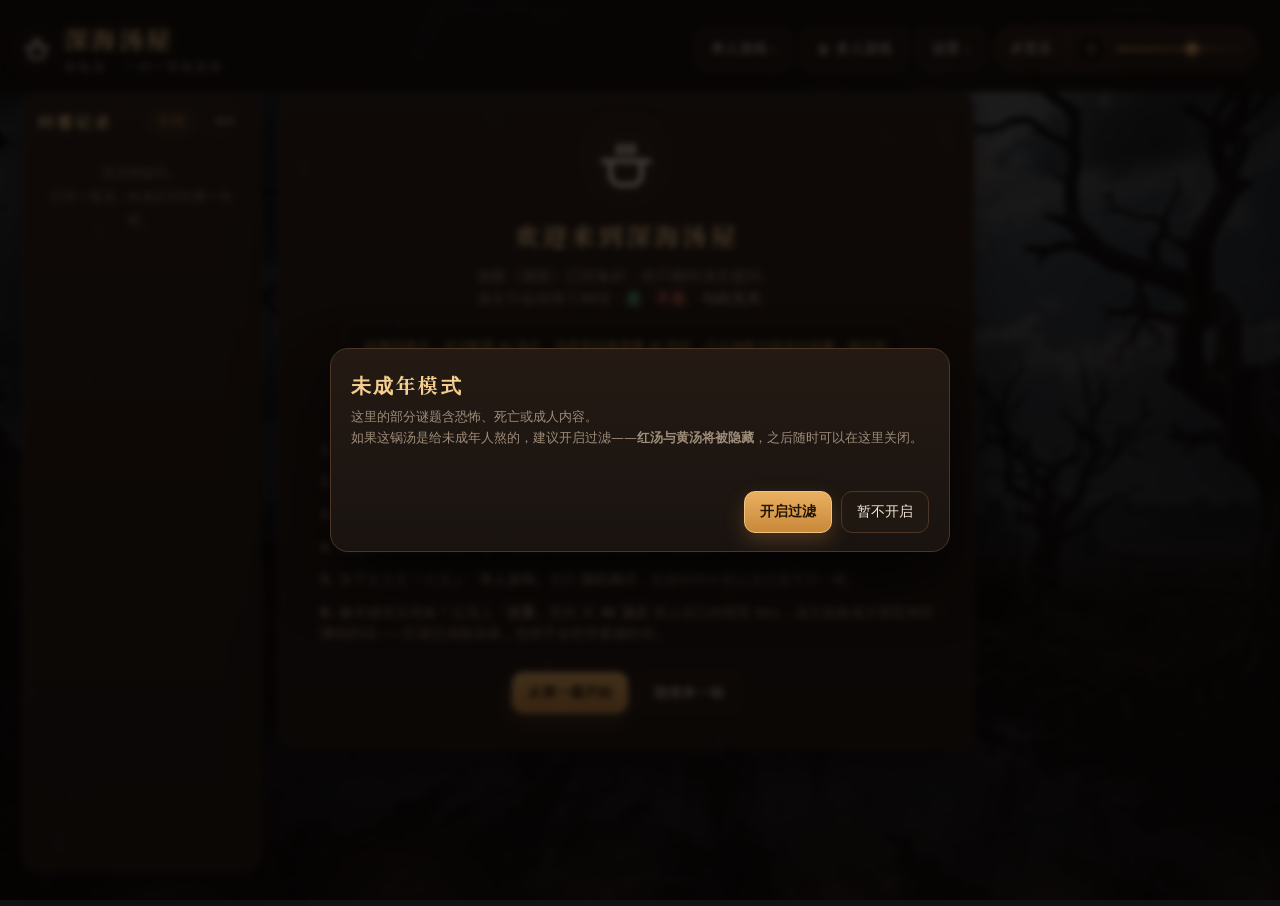
<file: index.html>
<!DOCTYPE html>
<html lang="zh-CN">
<head>
<meta charset="UTF-8" />
<meta name="viewport" content="width=device-width, initial-scale=1, viewport-fit=cover" />
<title>深海汤屋 · 海龟汤推理小馆</title>
<meta name="description" content="海龟汤（汤面猜汤底）推理小游戏：向汤主提问，只能得到「是 / 不是 / 与此无关」，一步步熬出真相。" />
<meta name="theme-color" content="#0d0a08" />
<meta name="application-name" content="深海汤屋" />
<meta property="og:type" content="website" />
<meta property="og:site_name" content="深海汤屋" />
<meta property="og:title" content="深海汤屋 · 海龟汤推理小馆" />
<meta property="og:description" content="汤面已经备好，你只能向汤主提问。汤主只会回答「是 / 不是 / 与此无关」，一步步熬出真相。" />
<meta property="og:url" content="https://xiao-xiao6.github.io/luludawang-vibe-coding4/" />
<meta property="og:image" content="https://xiao-xiao6.github.io/luludawang-vibe-coding4/assets/og-cover.jpg" />
<meta property="og:image:width" content="1200" />
<meta property="og:image:height" content="630" />
<meta property="og:image:alt" content="雨夜中的古堡，深海汤屋的招牌在雨幕里亮着" />
<meta property="og:locale" content="zh_CN" />
<meta name="twitter:card" content="summary_large_image" />
<meta name="twitter:title" content="深海汤屋 · 海龟汤推理小馆" />
<meta name="twitter:description" content="100 道海龟汤，一问一答熬出真相。" />
<meta name="twitter:image" content="https://xiao-xiao6.github.io/luludawang-vibe-coding4/assets/og-cover.jpg" />
<meta name="color-scheme" content="dark" />
<meta name="format-detection" content="telephone=no" />
<meta name="mobile-web-app-capable" content="yes" />
<meta name="apple-mobile-web-app-capable" content="yes" />
<meta name="apple-mobile-web-app-status-bar-style" content="black-translucent" />
<meta name="apple-mobile-web-app-title" content="深海汤屋" />
<link rel="icon" href="data:image/svg+xml,<svg xmlns='http://www.w3.org/2000/svg' viewBox='0 0 24 24'><rect width='24' height='24' rx='5' fill='%23140e09'/><g fill='none' stroke='%23d9a441' stroke-width='1.9' stroke-linecap='round' stroke-linejoin='round'><path d='M4.5 10.5h15'/><path d='M6 10.5v5.2a4 4 0 0 0 4 4h4a4 4 0 0 0 4-4v-5.2'/><path d='M4.5 10.5H3m18 0h-1.5'/><path d='M9.2 7.3c-.6-1 .6-1.7 0-2.7M12 7.3c-.6-1 .6-1.7 0-2.7M14.8 7.3c-.6-1 .6-1.7 0-2.7'/></g></svg>" />
<link rel="manifest" href="manifest.webmanifest" />
<link rel="apple-touch-icon" href="assets/icon-192.png" />
<link rel="preload" as="font" type="font/woff2" href="assets/fonts/NotoSerifSC-title.woff2" crossorigin />
<link rel="stylesheet" href="https://fontsapi.zeoseven.com/66/main/result.css" />
<link rel="stylesheet" href="style.css" />
</head>
<body data-scene="menu">

<noscript>
  <p class="noscript-note">深海汤屋需要开启 JavaScript 才能开锅。请在浏览器设置里允许 JavaScript，然后刷新页面。</p>
</noscript>

<!-- ===== 背景图堆栈（雨夜古堡） ===== -->
<div class="bg-stack" aria-hidden="true">
  <div class="bg-img" id="bg-a"></div>
  <div class="bg-img" id="bg-b"></div>
  <div class="bg-vignette"></div>
</div>

<!-- ===== 蒸汽层 ===== -->
<div class="steam-field" aria-hidden="true">
  <span></span><span></span><span></span><span></span><span></span><span></span>
</div>

<!-- ===== 特效层 ===== -->
<canvas id="fx-canvas" class="fx-canvas" aria-hidden="true"></canvas>
<div class="fx-scan" aria-hidden="true"></div>
<div id="fx-flash" class="fx-flash" aria-hidden="true"></div>
<div class="scene-fade" id="scene-fade" aria-hidden="true"></div>

<header class="topbar">
  <div class="brand">
    <span class="brand-ico" aria-hidden="true"><svg xmlns="http://www.w3.org/2000/svg" viewBox="0 0 24 24" fill="none" stroke="currentColor" stroke-width="1.9" stroke-linecap="round" stroke-linejoin="round" aria-hidden="true"><path d="M4.5 10.5h15"/><path d="M6 10.5v5.2a4 4 0 0 0 4 4h4a4 4 0 0 0 4-4v-5.2"/><path d="M4.5 10.5H3m18 0h-1.5"/><path d="M9.2 7.3c-.6-1 .6-1.7 0-2.7M12 7.3c-.6-1 .6-1.7 0-2.7M14.8 7.3c-.6-1 .6-1.7 0-2.7"/></svg></span>
    <div class="brand-txt">
      <h1>深海汤屋</h1>
      <p>海龟汤 · 一问一答熬真相</p>
    </div>
  </div>
  <!-- ===== 一级菜单（2026-09-29 分级收纳）：单人游戏 / 多人游戏 / 设置 =====
       旧顶栏 7 个玩法/设置混杂的平铺按钮收进三个分组：单人游戏下拉
       （随机一题/随机模式/汤库）、多人游戏直达、设置下拉（AI 汤主/音效/
       特效/未成年模式）。桌面与移动端同一套点击下拉；吸顶紧凑条照旧克隆。 -->
  <div class="top-actions">
    <div class="nav-group">
      <button type="button" class="btn ghost nav-head" aria-expanded="false" aria-haspopup="true">单人游戏<span class="caret" aria-hidden="true">▾</span></button>
      <div class="nav-drop" role="group" aria-label="单人游戏">
        <button type="button" class="btn ghost" id="btn-random">随机一题</button>
        <button type="button" class="btn ghost" id="btn-random-mode"><span class="ic" aria-hidden="true"><svg xmlns="http://www.w3.org/2000/svg" viewBox="0 0 24 24" fill="none" stroke="currentColor" stroke-width="1.9" stroke-linecap="round" stroke-linejoin="round" aria-hidden="true"><rect x="4" y="4" width="16" height="16" rx="3.5"/><circle cx="8.8" cy="8.8" r="1.15" fill="currentColor" stroke="none"/><circle cx="12" cy="12" r="1.15" fill="currentColor" stroke="none"/><circle cx="15.2" cy="15.2" r="1.15" fill="currentColor" stroke="none"/><circle cx="15.2" cy="8.8" r="1.15" fill="currentColor" stroke="none"/><circle cx="8.8" cy="15.2" r="1.15" fill="currentColor" stroke="none"/></svg></span> 随机模式</button>
        <button type="button" class="btn ghost" id="btn-library"><span class="ic" aria-hidden="true"><svg xmlns="http://www.w3.org/2000/svg" viewBox="0 0 24 24" fill="none" stroke="currentColor" stroke-width="1.9" stroke-linecap="round" stroke-linejoin="round" aria-hidden="true"><path d="M5 5.5h3.8v14H5z"/><path d="M9.8 5.5h3.7v14H9.8z"/><path d="M14.6 6.7l3.7.8-2.9 12.6-3.7-.8"/></svg></span> 汤库</button>
      </div>
    </div>
    <button type="button" class="btn ghost" id="btn-multi"><span class="ic" aria-hidden="true"><svg xmlns="http://www.w3.org/2000/svg" viewBox="0 0 24 24" fill="none" stroke="currentColor" stroke-width="1.9" stroke-linecap="round" stroke-linejoin="round" aria-hidden="true"><path d="M4.5 11.2 12 4.6l7.5 6.6"/><path d="M6.4 10v8.9a1 1 0 0 0 1 1h9.2a1 1 0 0 0 1-1V10"/><path d="M10.2 20v-4.7a1.8 1.8 0 0 1 3.6 0V20"/></svg></span> 多人游戏</button>
    <div class="nav-group nav-end">
      <button type="button" class="btn ghost nav-head" aria-expanded="false" aria-haspopup="true">设置<span class="caret" aria-hidden="true">▾</span></button>
      <div class="nav-drop" role="group" aria-label="设置">
        <button type="button" class="btn ghost" id="btn-ai" aria-pressed="false"><span class="ic" aria-hidden="true"><svg xmlns="http://www.w3.org/2000/svg" viewBox="0 0 24 24" fill="none" stroke="currentColor" stroke-width="1.9" stroke-linecap="round" stroke-linejoin="round" aria-hidden="true"><rect x="5" y="8" width="14" height="10.8" rx="2.8"/><path d="M12 8V5.2"/><circle cx="12" cy="3.9" r="1.2" fill="currentColor" stroke="none"/><circle cx="9.2" cy="13.3" r="1" fill="currentColor" stroke="none"/><circle cx="14.8" cy="13.3" r="1" fill="currentColor" stroke="none"/><path d="M10 16.4h4"/></svg></span> AI 汤主</button>
        <button type="button" class="btn ghost" id="btn-sound" aria-pressed="true"><span class="ic" aria-hidden="true"><svg xmlns="http://www.w3.org/2000/svg" viewBox="0 0 24 24" fill="none" stroke="currentColor" stroke-width="1.9" stroke-linecap="round" stroke-linejoin="round" aria-hidden="true"><path d="M4 9.2v5.6h3.5L12.5 19V5L7.5 9.2z"/><path d="M15.5 9.3a4.4 4.4 0 0 1 0 5.4M18 6.8a8 8 0 0 1 0 10.4"/></svg></span> 音效</button>
        <button type="button" class="btn ghost" id="btn-fx" aria-pressed="true"><span class="ic" aria-hidden="true"><svg xmlns="http://www.w3.org/2000/svg" viewBox="0 0 24 24" fill="none" stroke="currentColor" stroke-width="1.9" stroke-linecap="round" stroke-linejoin="round" aria-hidden="true"><path d="M12 3.4 13.7 9l5.6 1.7-5.6 1.7L12 18l-1.7-5.6L4.7 10.7 10.3 9z"/><path d="m18.7 3.5.7 2.1 2.1.7-2.1.7-.7 2.1-.7-2.1-2.1-.7 2.1-.7z"/></svg></span> 特效</button>
        <!-- 未成年模式从首页搬进设置组（ADR 0004 开关逻辑不变）：开免密、关走密码门 -->
        <div class="nav-minor">
          <button type="button" class="chip minor-toggle" id="btn-minor" aria-pressed="false">
            <span class="ic" aria-hidden="true"><svg xmlns="http://www.w3.org/2000/svg" viewBox="0 0 24 24" fill="none" stroke="currentColor" stroke-width="1.9" stroke-linecap="round" stroke-linejoin="round" aria-hidden="true"><path d="M12 3.8 4.8 6.4v5.2c0 4.3 3 7.4 7.2 8.6 4.2-1.2 7.2-4.3 7.2-8.6V6.4z"/><circle cx="12" cy="11" r="1.6"/><path d="M12 12.8v3.2"/></svg></span>
            <span id="minor-toggle-text">未成年模式</span>
          </button>
          <span class="minor-note" id="minor-note">开启后隐藏红汤与黄汤</span>
        </div>
      </div>
    </div>
    <!-- 音乐胶囊：music-dock 是胶囊本体的类名（边框 / 背景 / 圆角都挂在它身上），
         top-music 只是历史遗留的定位钩子。两个都要留着，否则胶囊边框不会出现。 -->
    <div class="top-music music-dock" id="music-dock" role="group" aria-label="音乐控制">
      <button type="button" class="btn ghost" id="btn-music" aria-pressed="true"><span class="ic" aria-hidden="true"><svg xmlns="http://www.w3.org/2000/svg" viewBox="0 0 24 24" fill="none" stroke="currentColor" stroke-width="1.9" stroke-linecap="round" stroke-linejoin="round" aria-hidden="true"><path d="M9.2 17V5.8l8.8-1.9V15"/><ellipse cx="6.9" cy="17.2" rx="2.3" ry="1.9"/><ellipse cx="15.7" cy="15.2" rx="2.3" ry="1.9"/></svg></span> 音乐</button>
      <button type="button" class="dock-btn" id="dock-play" aria-pressed="true" title="播放 / 暂停音乐"><svg xmlns="http://www.w3.org/2000/svg" viewBox="0 0 24 24" fill="none" stroke="currentColor" stroke-width="1.9" stroke-linecap="round" stroke-linejoin="round" aria-hidden="true"><path d="M9 5.2v13.6M15 5.2v13.6"/></svg></button>
      <div class="dock-mid">
        <span class="dock-label" id="dock-track">雨夜古堡</span>
        <input type="range" class="dock-vol" id="vol" min="0" max="100" value="60" aria-label="音量" />
      </div>
    </div>
  </div>
</header>

<main class="layout">

  <aside class="col-qa" aria-label="问答记录">
    <div class="panel qa-panel">
      <div class="panel-head">
        <h2 class="qa-history-title">问答记录</h2>
        <div class="qa-head-actions">
          <span class="badge" id="qa-count">0 问</span>
          <button type="button" class="btn ghost qa-clear" id="btn-qa-clear" title="清空本局问答记录">清空</button>
        </div>
      </div>
      <div class="qa-log" id="qa-log" role="log" aria-live="polite" aria-label="本局问答记录">
        <p class="empty">还没有提问。<br />打开一道汤，向汤主问出第一句吧。</p>
      </div>
    </div>
  </aside>

  <section class="col-stage" aria-label="汤桌">

    <div class="panel" id="screen-intro">
      <div class="intro">
        <div class="pot" aria-hidden="true"><svg xmlns="http://www.w3.org/2000/svg" viewBox="0 0 24 24" fill="none" stroke="currentColor" stroke-width="1.9" stroke-linecap="round" stroke-linejoin="round" aria-hidden="true"><path d="M4.5 10.5h15"/><path d="M6 10.5v5.2a4 4 0 0 0 4 4h4a4 4 0 0 0 4-4v-5.2"/><path d="M4.5 10.5H3m18 0h-1.5"/><path d="M9.2 7.3c-.6-1 .6-1.7 0-2.7M12 7.3c-.6-1 .6-1.7 0-2.7M14.8 7.3c-.6-1 .6-1.7 0-2.7"/></svg></div>
        <h2>欢迎来到深海汤屋</h2>
        <p class="intro-lead">汤面（谜面）已经备好，你只能向汤主提问。<br />汤主只会回答三种话：<b class="c-yes">是</b>、<b class="c-no">不是</b>、<b class="c-irr">与此无关</b>。</p>
        <!-- 纯离线模式联动：本机没配 AI 汤主时由 app.js 显示，配上即隐（AI.onChange 同步刷新） -->
        <p class="intro-offline hidden" id="intro-offline" role="note">纯离线模式：还没配置 AI 汤主。汤库里的题需要 AI 判定，已从抽取与筛选中隐藏；精品层由关键词汤主本地判定，照常可玩。点顶部「设置 → AI 汤主」可解锁全部题库与更懂人话的汤主。</p>
        <ul class="rules">
          <li><b>1.</b> 用提问一点点逼近真相，右侧备忘录可以随手记下推理。</li>
          <li><b>2.</b> 觉得想通了，就点「我要猜汤底」，用自己的话把推理讲清楚。</li>
          <li><b>3.</b> 提问越少，星级越高。汤底可以重熬，存档自动保存。</li>
          <li><b>4.</b> 精品汤单独挑选打磨，每一道都有完整汤面和汤底，可直接开问。</li>
          <li><b>5.</b> 拿不定主意？点顶上「<b>单人游戏</b>」里的 <b>随机模式</b>，按题材和火候让汤主随手舀一碗。</li>
          <li><b>6.</b> 嫌关键词太死板？点顶上「<b>设置</b>」里的 <b><span class="ic" aria-hidden="true"><svg xmlns="http://www.w3.org/2000/svg" viewBox="0 0 24 24" fill="none" stroke="currentColor" stroke-width="1.9" stroke-linecap="round" stroke-linejoin="round" aria-hidden="true"><rect x="5" y="8" width="14" height="10.8" rx="2.8"/><path d="M12 8V5.2"/><circle cx="12" cy="3.9" r="1.2" fill="currentColor" stroke="none"/><circle cx="9.2" cy="13.3" r="1" fill="currentColor" stroke="none"/><circle cx="14.8" cy="13.3" r="1" fill="currentColor" stroke="none"/><path d="M10 16.4h4"/></svg></span> AI 汤主</b> 填上自己的模型 Key，汤主就换成大模型来听懂你的话——它读过汤面汤底，也绝不会把答案漏给你。</li>
        </ul>
        <div class="intro-actions">
          <button type="button" class="btn primary" id="btn-start">从第一题开始</button>
          <button type="button" class="btn ghost" id="btn-start-random">随便来一锅</button>
          <button type="button" class="btn ghost hidden" id="btn-resume">继续上一锅</button>
        </div>
        <!-- 未成年模式开关已收进顶栏「设置」下拉（2026-09-29 分级收纳），首访一次性提示弹层不变 -->
      </div>
    </div>

    <div class="panel hidden" id="screen-game">
      <div class="surface-card">
        <div class="surface-head">
          <h2 id="p-title">—</h2>
          <div class="meta">
            <span class="orig-badge hidden" id="p-orig" hidden></span>
            <span class="tag" id="p-tag"></span>
            <span class="cats-inline" id="p-cats"></span>
            <span class="cats-inline" id="p-flavor"></span>
            <span class="diff" id="p-diff"></span>
          </div>
        </div>
        <p class="surface-text" id="p-surface"></p>
      </div>

      <p class="ai-bar" id="ai-bar">
        <span class="ai-dot" id="ai-dot" aria-hidden="true"></span>
        <span id="ai-bar-text">关键词汤主在值班</span>
        <button type="button" class="ai-link" id="btn-ai-bar">换成 AI 汤主</button>
      </p>

      <!-- 第⑥条：线索 / 提示 / 探索度随机制一并下线，只留提问计数 -->
      <div class="stats">
        <div class="stat"><span class="stat-k">提问</span><b id="s-q">0</b></div>
      </div>

      <div class="log" id="log" role="log" aria-live="polite" aria-label="与汤主的对话"></div>

      <div class="askbar">
        <input id="q-input" class="input" type="text" placeholder="向汤主提问，例如：他认识死者吗？" autocomplete="off" autocapitalize="off" spellcheck="false" enterkeyhint="send" />
        <button type="button" class="btn primary" id="btn-ask">提问</button>
        <button type="button" class="btn ghost" id="btn-guess">我要猜汤底</button>
        <!-- 第⑥条（重做）：旧「权」下线，同款位置换成红色「放弃」——单人直接确认上汤底 -->
        <button type="button" class="btn giveup-btn" id="btn-unlock" title="卡住了？放弃这一锅，直接看汤底"><span class="giveup-glyph">放弃</span></button>
      </div>
    </div>

    <div class="panel hidden" id="screen-random">
      <div class="rand">
        <div class="pot" aria-hidden="true"><svg xmlns="http://www.w3.org/2000/svg" viewBox="0 0 24 24" fill="none" stroke="currentColor" stroke-width="1.9" stroke-linecap="round" stroke-linejoin="round" aria-hidden="true"><rect x="4" y="4" width="16" height="16" rx="3.5"/><circle cx="8.8" cy="8.8" r="1.15" fill="currentColor" stroke="none"/><circle cx="12" cy="12" r="1.15" fill="currentColor" stroke="none"/><circle cx="15.2" cy="15.2" r="1.15" fill="currentColor" stroke="none"/><circle cx="15.2" cy="8.8" r="1.15" fill="currentColor" stroke="none"/><circle cx="8.8" cy="15.2" r="1.15" fill="currentColor" stroke="none"/></svg></div>
        <h2>随机抽题</h2>
        <p class="intro-lead">挑好题材和火候，让汤主随手给你舀一碗。</p>
        <div class="rand-row" role="group" aria-label="按难度抽取">
          <span class="rand-label">火候</span>
          <div class="chips" id="rand-diff"></div>
        </div>
        <div class="rand-row" role="group" aria-label="按题材抽取">
          <span class="rand-label">题材</span>
          <div class="chips" id="rand-cats"></div>
        </div>
        <div class="rand-row" role="group" aria-label="按风味抽取">
          <span class="rand-label">风味</span>
          <div class="chips flavor" id="rand-flavor"></div>
        </div>
        <p class="rand-pool" id="rand-pool">0 道可选</p>
        <div class="rand-actions">
          <button type="button" class="btn primary" id="btn-rand-go">抽一锅</button>
          <button type="button" class="btn ghost" id="btn-rand-back">回首页</button>
        </div>
      </div>
    </div>

    <div class="panel hidden" id="screen-library">
      <div class="panel-head">
        <h2>汤库 · 全网汤面大全</h2>
        <span class="badge" id="lib-count">0 / 0</span>
      </div>
      <input id="lib-search" class="input" type="search" placeholder="搜索标题或汤面，例如：电梯" autocomplete="off" aria-label="搜索汤库" />
      <!-- 纯离线模式联动：库题整层隐藏时显示（app.js renderLibrary 控制显隐） -->
      <p class="lib-offline-note hidden" id="lib-offline-note" role="note">纯离线模式：汤库题需要 AI 汤主判定，已整层隐藏，只显示精品层。</p>
      <p class="chips-label">题材</p>
      <div class="chips cats" id="lib-cat" role="group" aria-label="按题材筛选"></div>
      <p class="chips-label">火候</p>
      <div class="chips" id="lib-diff" role="group" aria-label="按难度筛选"></div>
      <p class="chips-label">来源</p>
      <div class="chips" id="lib-src" role="group" aria-label="按来源筛选"></div>
      <p class="chips-label">风味</p>
      <div class="chips flavor" id="lib-flavor" role="group" aria-label="按风味筛选"></div>
      <div class="rand-row">
        <button type="button" class="chip" id="lib-truth-only" aria-pressed="false">只看有汤底</button>
        <button type="button" class="chip" id="lib-en" aria-pressed="false">只看英文</button>
      </div>
      <div class="puzzle-list lib-list" id="lib-list" role="list"></div>
      <div class="rand-actions">
        <button type="button" class="btn primary" id="btn-lib-more">加载更多</button>
        <button type="button" class="btn ghost" id="btn-lib-back">回首页</button>
      </div>
    </div>

    <div class="panel hidden" id="screen-room">

      <div id="room-entry">
        <div class="room-head"><h2><span class="ic" aria-hidden="true"><svg xmlns="http://www.w3.org/2000/svg" viewBox="0 0 24 24" fill="none" stroke="currentColor" stroke-width="1.9" stroke-linecap="round" stroke-linejoin="round" aria-hidden="true"><path d="M4.5 11.2 12 4.6l7.5 6.6"/><path d="M6.4 10v8.9a1 1 0 0 0 1 1h9.2a1 1 0 0 0 1-1V10"/><path d="M10.2 20v-4.7a1.8 1.8 0 0 1 3.6 0V20"/></svg></span> 多人汤屋</h2></div>
        <p class="intro-lead">和好友用同一个房号进同一间汤屋：一起提问、一起推理、一起猜汤底。</p>
        <div class="room-entry-grid">
          <div class="room-card">
            <h3>建一间新汤屋</h3>
            <p>你是房主 <b>#1</b>，选汤、配 AI 汤主都由你来。</p>
            <button type="button" class="btn primary" id="btn-room-create">建房</button>
            <!-- 房规级未成年模式：全房生效，进房玩家会收到提示；服务端拦截红汤/黄汤选汤 -->
            <div class="room-minor-row">
              <button type="button" class="chip minor-toggle" id="room-minor-toggle" aria-pressed="false">未成年模式（全房）</button>
            </div>
          </div>
          <div class="room-card">
            <h3>加入好友的汤屋</h3>
            <p>让房主把 6 位房号发给你。</p>
            <input id="room-join-code" class="input" type="text" maxlength="6" placeholder="输入 6 位房号" autocomplete="off" autocapitalize="characters" />
            <button type="button" class="btn primary" id="btn-room-join">加入</button>
          </div>
        </div>
        <div class="rand-actions"><button type="button" class="btn ghost" id="btn-room-entry-back">回首页</button></div>
      </div>

      <div id="room-live" class="hidden">
        <div class="room-head">
          <h2><span class="ic" aria-hidden="true"><svg xmlns="http://www.w3.org/2000/svg" viewBox="0 0 24 24" fill="none" stroke="currentColor" stroke-width="1.9" stroke-linecap="round" stroke-linejoin="round" aria-hidden="true"><path d="M4.5 11.2 12 4.6l7.5 6.6"/><path d="M6.4 10v8.9a1 1 0 0 0 1 1h9.2a1 1 0 0 0 1-1V10"/><path d="M10.2 20v-4.7a1.8 1.8 0 0 1 3.6 0V20"/></svg></span> 多人汤屋</h2>
          <div class="room-code-wrap">
            <span class="room-code-label">房号</span>
            <b class="room-code" id="room-code">------</b>
            <button type="button" class="btn ghost" id="btn-room-copy">复制</button>
            <button type="button" class="btn ghost" id="btn-room-leave">离开房间</button>
          </div>
        </div>

        <p class="room-phase" id="room-phase">等待全员准备…</p>

        <!-- 全桌可见的「汤主正在思考」横幅（多①）：谁问的都能看到，杜绝无反馈 -->
        <div class="room-pending hidden" id="room-pending" role="status" aria-live="polite"></div>

        <!-- 汤主的话：只在多人房时挪到这里（单人局留在右栏线索板下面），
             腾出右下角给房间聊天框 -->
        <div class="room-tip-slot" id="room-tip-slot"></div>

        <div class="room-body">
          <div class="room-col">
            <div class="panel-head"><h2>玩家</h2><span class="badge" id="room-count">0/15</span></div>
            <div class="room-players" id="room-players"></div>
            <div class="rand-actions">
              <button type="button" class="btn primary" id="btn-room-ready">我准备好了</button>
            </div>
            <!-- 房主操作（2026-09-29）：从「本锅」列独立出来挪到玩家准备区下方，
                 本锅列里题目与实时对话直接相邻，推理动线不打断 -->
            <div class="rand-actions room-host-actions">
              <button type="button" class="btn ghost" id="btn-room-choose">选一锅（房主）</button>
              <button type="button" class="btn ghost" id="btn-room-rand">随机一锅（房主）</button>
              <button type="button" class="btn ghost" id="btn-room-next">下一锅（房主）</button>
              <button type="button" class="btn ghost" id="btn-room-ai">AI 汤主设置（房主）</button>
            </div>
          </div>

          <div class="room-col">
            <div class="panel-head">
              <h2>本锅</h2>
              <!-- 顺序提问 60s 倒计时（playing 且轮到人时才显示）：挂在「本锅」头部，全桌随时可见 -->
              <span class="badge room-timer hidden" id="room-turn-timer" role="timer" aria-live="off"><span class="ic" aria-hidden="true"><svg xmlns="http://www.w3.org/2000/svg" viewBox="0 0 24 24" fill="none" stroke="currentColor" stroke-width="1.9" stroke-linecap="round" stroke-linejoin="round" aria-hidden="true"><path d="M6.8 3.6h10.4M6.8 20.4h10.4"/><path d="M7.8 3.6v3c0 2.2 4.2 4 4.2 5.4s-4.2 3.2-4.2 5.4v3M16.2 3.6v3c0 2.2-4.2 4-4.2 5.4s4.2 3.2 4.2 5.4v3"/><path d="M9.6 17.6c.4-1.2 4.4-1.2 4.8 0" fill="currentColor" stroke="none"/></svg></span> 90s</span>
              <span class="badge" id="room-turn">—</span>
            </div>
            <div class="room-puzzle" id="room-puzzle">
              <p class="empty">房主还没选汤。</p>
            </div>
            <!-- 实时对话流（多⑤）：中区看当下。与左栏回顾、二级面板查全部同源。
                 房主操作区已独立挪到玩家准备区下方，题目与实时对话直接相邻。 -->
            <div class="panel-head" style="margin-top:12px">
              <h2>实时对话</h2>
              <span class="badge" id="room-feed-count">0 问</span>
            </div>
            <div class="room-feed" id="room-feed" role="log" aria-live="polite" aria-label="实时对话">
              <p class="empty">开局后，每个人的提问都会实时出现在这里。</p>
            </div>
          </div>
        </div>

        <div class="askbar">
          <input id="room-q-input" class="input" type="text" placeholder="没轮到你也可以先写好问题，轮到再发送" autocomplete="off" autocapitalize="off" spellcheck="false" enterkeyhint="send" />
          <button type="button" class="btn primary" id="btn-room-ask">提问</button>
          <button type="button" class="btn ghost" id="btn-room-guess" title="你猜的内容与汤主判定只有你自己看得见，不进问答记录与实时对话">我要猜汤底</button>
          <!-- 第⑥条（重做）：旧「权」密码按钮下线，换成红色「放弃」——发起全房投票看汤底 -->
          <button type="button" class="btn giveup-btn" id="btn-room-giveup" title="卡住了？发起全房投票，同意满「人数-1」就直接上汤底"><span class="giveup-glyph">放弃</span></button>
          <button type="button" class="btn ghost" id="btn-room-qa" title="随时翻阅本锅的全部问答"><span class="ic" aria-hidden="true"><svg xmlns="http://www.w3.org/2000/svg" viewBox="0 0 24 24" fill="none" stroke="currentColor" stroke-width="1.9" stroke-linecap="round" stroke-linejoin="round" aria-hidden="true"><rect x="5.4" y="4.6" width="13.2" height="16" rx="2.2"/><path d="M9.4 4.6v-1a1.6 1.6 0 0 1 1.6-1.6h2a1.6 1.6 0 0 1 1.6 1.6v1" transform="translate(0 1)"/><path d="M8.9 10h6.2M8.9 13h6.2M8.9 16h4"/></svg></span> 问答记录</button>
          <button type="button" class="btn ghost" id="btn-room-notebook" title="你猜过什么、汤主怎么判，只有你自己看得见"><span class="ic" aria-hidden="true"><svg xmlns="http://www.w3.org/2000/svg" viewBox="0 0 24 24" fill="none" stroke="currentColor" stroke-width="1.9" stroke-linecap="round" stroke-linejoin="round" aria-hidden="true"><rect x="6.2" y="3.6" width="13" height="16.8" rx="2"/><path d="M9.6 3.6v16.8"/><path d="M12.4 3.6h4.2v5l-2.1-1.3-2.1 1.3z"/></svg></span> 猜底手账</button>
        </div>
      </div>

  </section>

  <!-- 第⑥条：线索板与「汤主的话」已下线；第⑪条：单人时右栏换成备忘录。
       尺寸与位置沿用原右栏；进多人房时由 JS 把「房间聊天」挂进来并藏起备忘录。 -->
  <aside class="col-clue" id="col-clue" aria-label="备忘录与聊天">
    <div class="room-chat memo-box hidden" id="solo-memo">
      <div class="rc-head">
        <span class="rc-title" id="btn-solo-memo-toggle" aria-expanded="true"><span class="ic" aria-hidden="true"><svg xmlns="http://www.w3.org/2000/svg" viewBox="0 0 24 24" fill="none" stroke="currentColor" stroke-width="1.9" stroke-linecap="round" stroke-linejoin="round" aria-hidden="true"><rect x="6.2" y="3.6" width="13" height="16.8" rx="2"/><path d="M9.6 3.6v16.8"/><path d="M12.4 3.6h4.2v5l-2.1-1.3-2.1 1.3z"/></svg></span> 备忘录＆线索整理处</span>
        <span class="rc-hint">只存在你自己的浏览器里</span>
      </div>
      <textarea class="memo-area" id="solo-memo-text" spellcheck="false"
        placeholder="把自己的推理、灵感、待验证的方向都写在这里。&#10;自动保存在本地，刷新也不会丢。"></textarea>
    </div>
  </aside>

</main>

<!-- 未成年模式：首访一次性提示（游玩之前弹出）与关闭时的密码门共用这一层，内容由 JS 填充 -->
<div class="modal-wrap hidden" id="modal-minor">
  <div class="modal" role="dialog" aria-modal="true" aria-labelledby="minor-title">
    <h3 id="minor-title">未成年模式</h3>
    <p class="modal-sub" id="minor-modal-sub"></p>
    <input type="password" class="input hidden" id="minor-pw-input" placeholder="输入密码" autocomplete="off" />
    <p class="guess-feedback" id="minor-modal-feedback"></p>
    <div class="modal-actions" id="minor-modal-actions"></div>
  </div>
</div>

<div class="modal-wrap hidden" id="modal-guess">
  <div class="modal" role="dialog" aria-modal="true" aria-labelledby="guess-title">
    <h3 id="guess-title">说出你的推理</h3>
    <p class="modal-sub">不用复述原文，把关键的那几层讲清楚就行。汤主会判断你有没有真的熬到汤底。</p>
    <textarea id="guess-input" rows="5" placeholder="我认为，他之所以……是因为……" autocapitalize="off" spellcheck="false" enterkeyhint="done"></textarea>
    <p class="guess-feedback" id="guess-feedback"></p>
    <div class="modal-actions">
      <button type="button" class="btn ghost" id="btn-guess-cancel">再想想</button>
      <button type="button" class="btn primary" id="btn-guess-submit">提交推理</button>
    </div>
  </div>
</div>

<div class="modal-wrap hidden" id="modal-end">
  <div class="modal" role="dialog" aria-modal="true" aria-labelledby="end-title">
    <h3 id="end-title">汤底揭晓</h3>
    <div class="stars" id="end-stars" aria-label="评级">★★★</div>
    <p class="end-note" id="end-note"></p>
    <div class="truth-box" id="end-truth"></div>
    <div class="modal-actions">
      <button type="button" class="btn ghost" id="btn-replay">重熬这一锅</button>
      <button type="button" class="btn ghost" id="btn-next">下一题</button>
      <button type="button" class="btn primary" id="btn-back">回首页</button>
    </div>
  </div>
</div>

<div class="modal-wrap hidden" id="modal-ai">
  <div class="modal" role="dialog" aria-modal="true" aria-labelledby="ai-title">
    <h3 id="ai-title">AI 汤主 · 接入你自己的模型</h3>
    <p class="modal-sub">填好以后，每一题都会把<b>汤面 + 汤底</b>交给模型，让它真的听懂你的问题，而不是死板地撞关键词。配置只存在你自己的浏览器里，不会上传到任何地方。</p>

    <label class="ai-field">
      <span class="ai-k">服务商</span>
      <select id="ai-provider"></select>
    </label>
    <p class="ai-note" id="ai-provider-note"></p>

    <label class="ai-field">
      <span class="ai-k">接口地址</span>
      <input type="text" id="ai-baseurl" class="input" placeholder="https://api.deepseek.com/v1" autocomplete="off" />
    </label>

    <label class="ai-field">
      <span class="ai-k">模型</span>
      <input type="text" id="ai-model" class="input" placeholder="deepseek-chat" autocomplete="off" />
    </label>

    <label class="ai-field">
      <span class="ai-k">API Key</span>
      <input type="password" id="ai-key" class="input" placeholder="sk-..." autocomplete="off" />
    </label>

    <div class="ai-row">
      <button type="button" class="chip" id="ai-enabled" aria-pressed="false">启用 AI 汤主</button>
      <button type="button" class="chip" id="ai-reveal" aria-pressed="false">显示 Key</button>
    </div>

    <p class="ai-note" id="ai-status">未启用，正在用关键词汤主。</p>
    <p class="ai-note ai-warn" id="ai-warn"></p>

    <div class="modal-actions">
      <button type="button" class="btn ghost" id="btn-ai-test">测试连接</button>
      <button type="button" class="btn ghost" id="btn-ai-clear">清空配置</button>
      <button type="button" class="btn ghost" id="btn-ai-cancel">取消</button>
      <button type="button" class="btn primary" id="btn-ai-save">保存并启用</button>
    </div>
  </div>
</div>

<!-- 多人房聊天：进房后才显示。默认展开，位置由 CSS 钉在屏幕右下角，不进顶栏 -->
<div class="room-chat hidden" id="room-chat">
  <div class="rc-head">
    <button type="button" class="rc-title" id="btn-room-chat-toggle" aria-expanded="true">
      <span class="ic" aria-hidden="true"><svg xmlns="http://www.w3.org/2000/svg" viewBox="0 0 24 24" fill="none" stroke="currentColor" stroke-width="1.9" stroke-linecap="round" stroke-linejoin="round" aria-hidden="true"><path d="M4.5 11.6a6.8 6.8 0 0 1 6.9-6.7h1.2a6.8 6.8 0 0 1 6.9 6.7 6.5 6.5 0 0 1-4 6l2.3 3-4.2-1.6a9.6 9.6 0 0 1-4.7.4A6.7 6.7 0 0 1 4.5 12.7z"/><circle cx="9" cy="11.5" r=".95" fill="currentColor" stroke="none"/><circle cx="12.6" cy="11.5" r=".95" fill="currentColor" stroke="none"/><circle cx="16.2" cy="11.5" r=".95" fill="currentColor" stroke="none"/></svg></span> <span class="rc-label">房间聊天</span><span class="rc-badge hidden" id="room-chat-badge"></span>
    </button>
    <span class="rc-hint">汤主不看这里</span>
  </div>
  <div class="rc-log" id="room-chat-log" role="log" aria-live="polite" aria-label="房间聊天">
    <p class="empty">房间闲聊区：聊什么都可以，汤主不看这里。</p>
  </div>
  <div class="rc-send">
    <input id="room-chat-input" class="input" type="text" maxlength="120" placeholder="说点什么…" autocomplete="off" autocapitalize="off" spellcheck="false" enterkeyhint="send" />
    <button type="button" class="btn primary" id="btn-room-chat-send">发送</button>
  </div>
</div>

<div class="toast" id="toast" role="status" aria-live="polite"></div>

<script src="assets/vendor/gsap.min.js" defer></script>
<script src="js/config.js" defer></script>
<script src="js/data.js" defer></script>
<!-- 【2026-09-23 策略变更】单人模式改走「本地真汤底」：前端直接加载含 truth 的汤库档，
     让 AI 汤主吃真底判定（旧版是瘦身档，单人玩必然空底瞎编）。
     汤底明文公开、可随意下载——防作弊交给玩家自觉；多人房判定仍在服务端 Worker。
     【2026-09-29 移动端首载瘦身】汤库 ~2MB 不再随首屏同步加载：
     首屏后空闲预载、随机/汤库入口未就绪先等（见 app.js ensureSoupLib）。 -->
<script src="js/engine.js" defer></script>
<script src="js/ai.js" defer></script>
<script src="js/audio.js" defer></script>
<script src="js/fx.js" defer></script>
<script src="js/transition.js" defer></script>
<script src="js/icons.js" defer></script>
<script src="js/net.js" defer></script>
<script src="js/room-ui.js" defer></script>
<script src="js/app.js" defer></script>
</body>
</html>
</file>
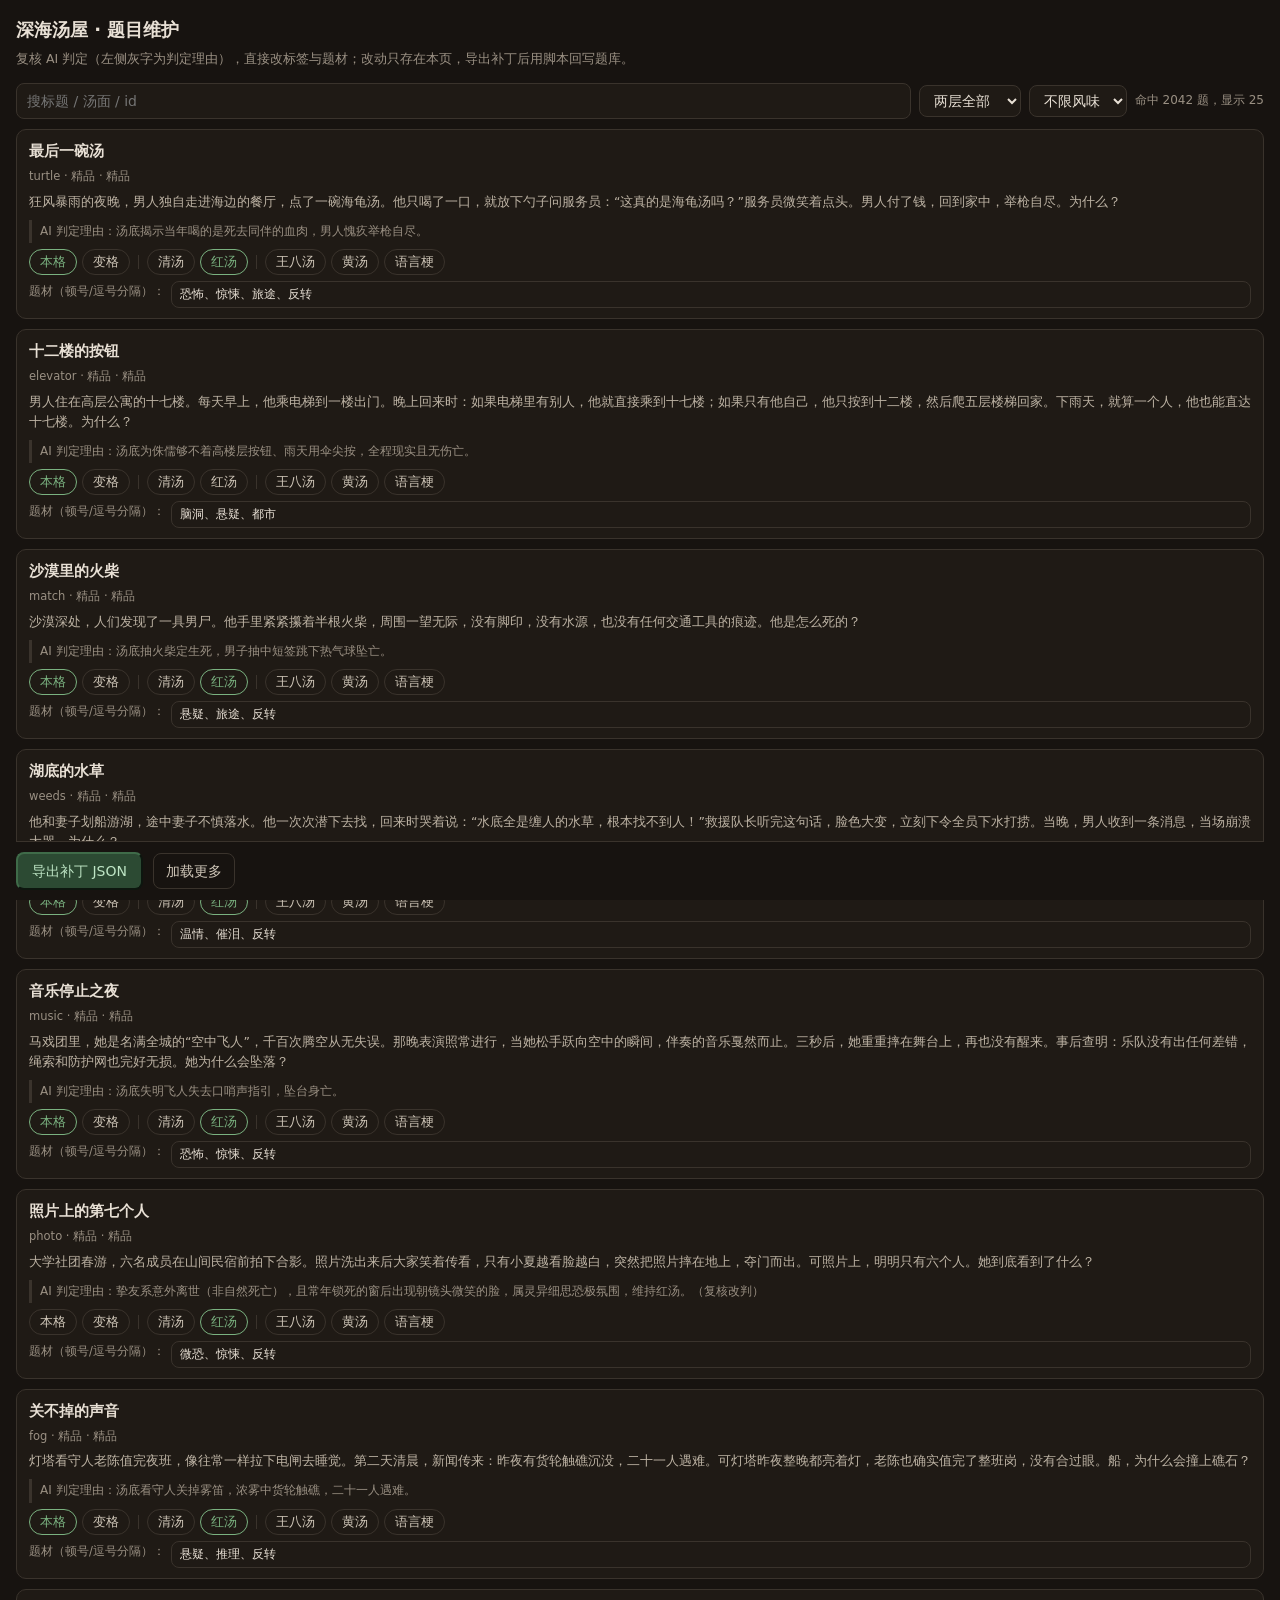
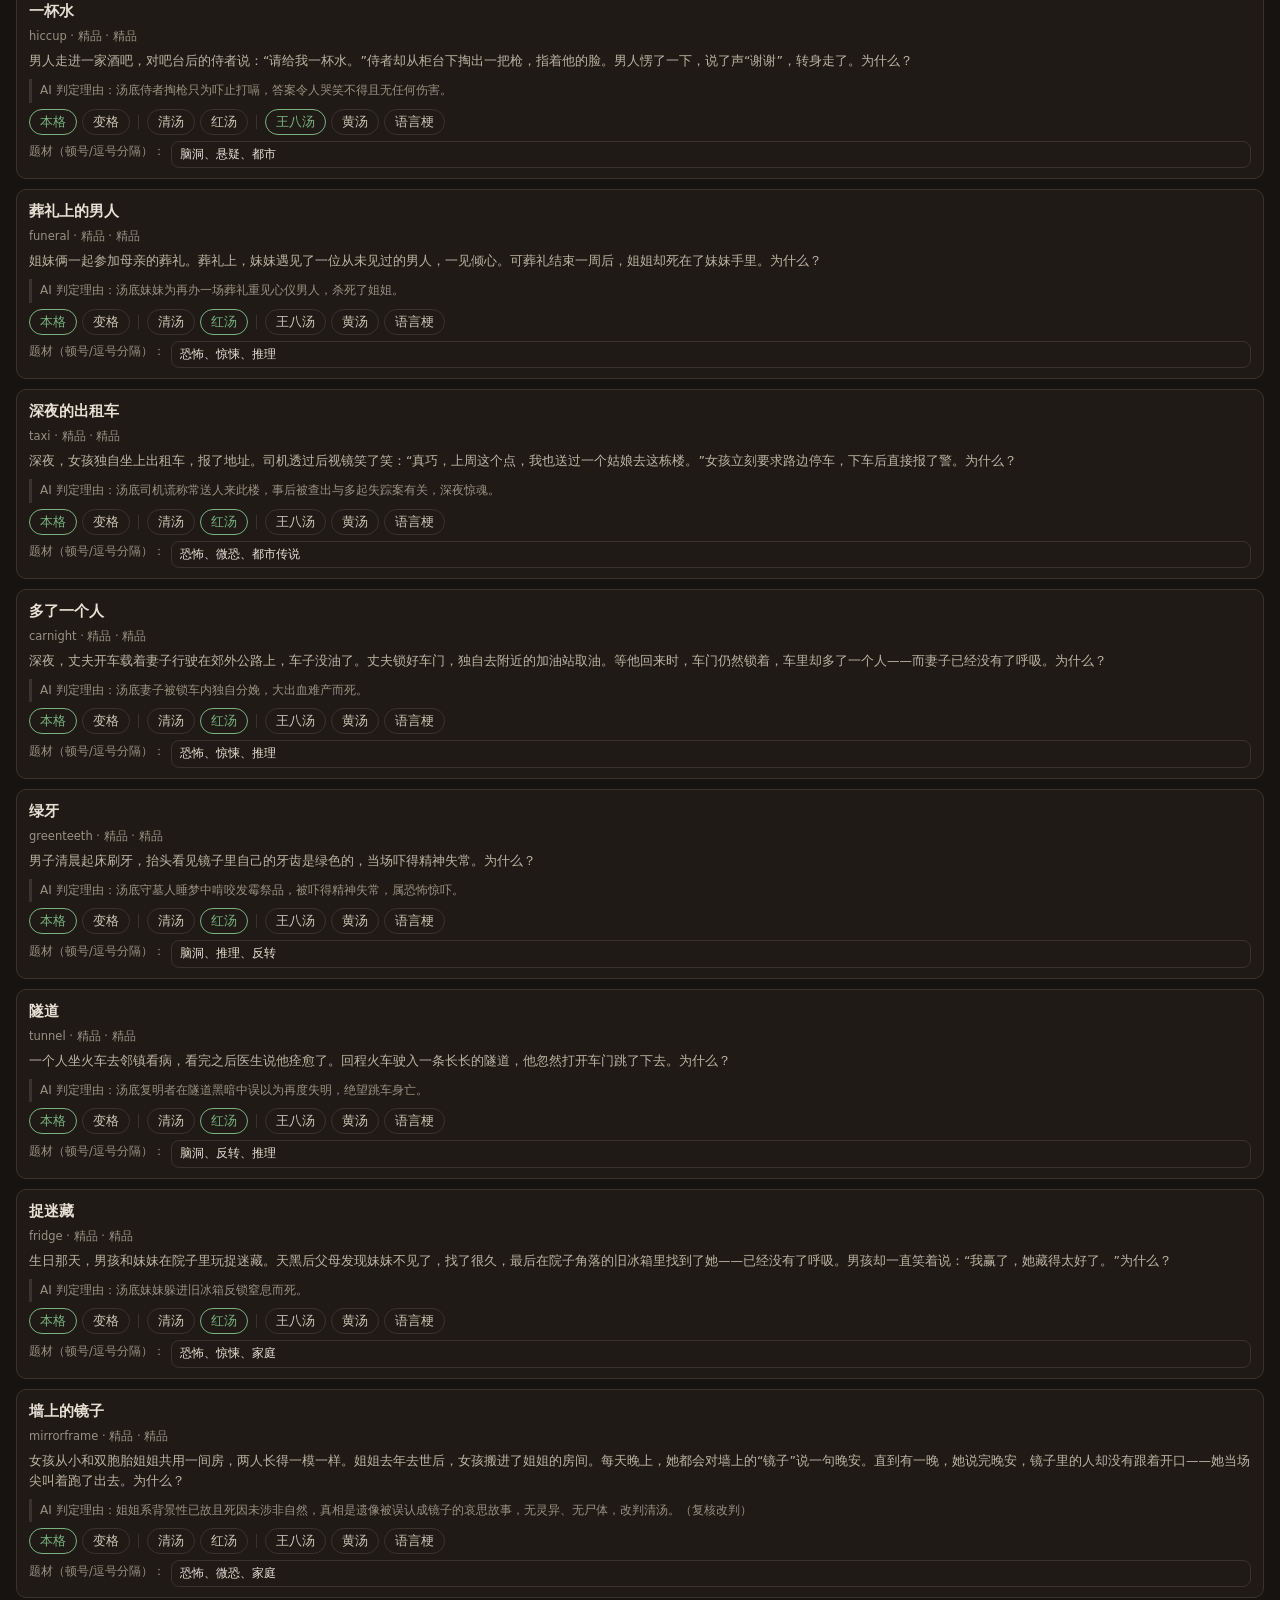
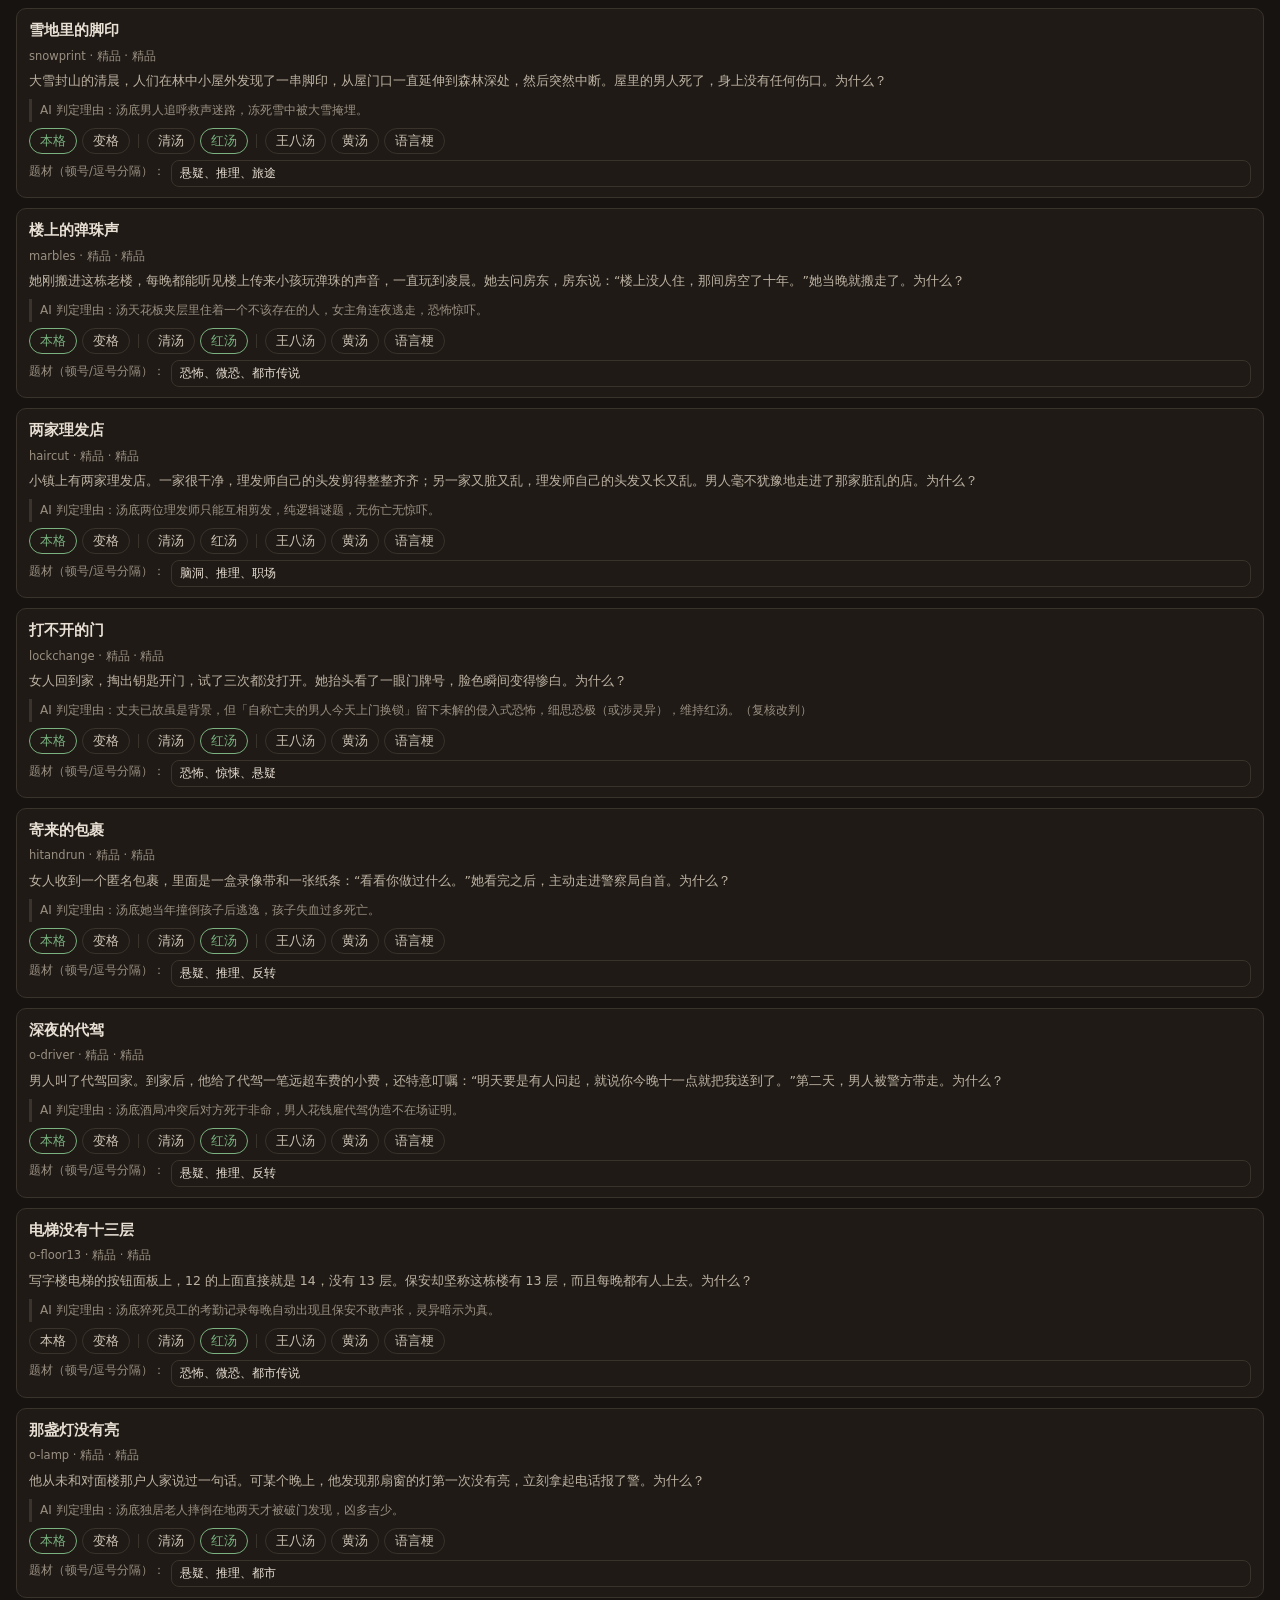
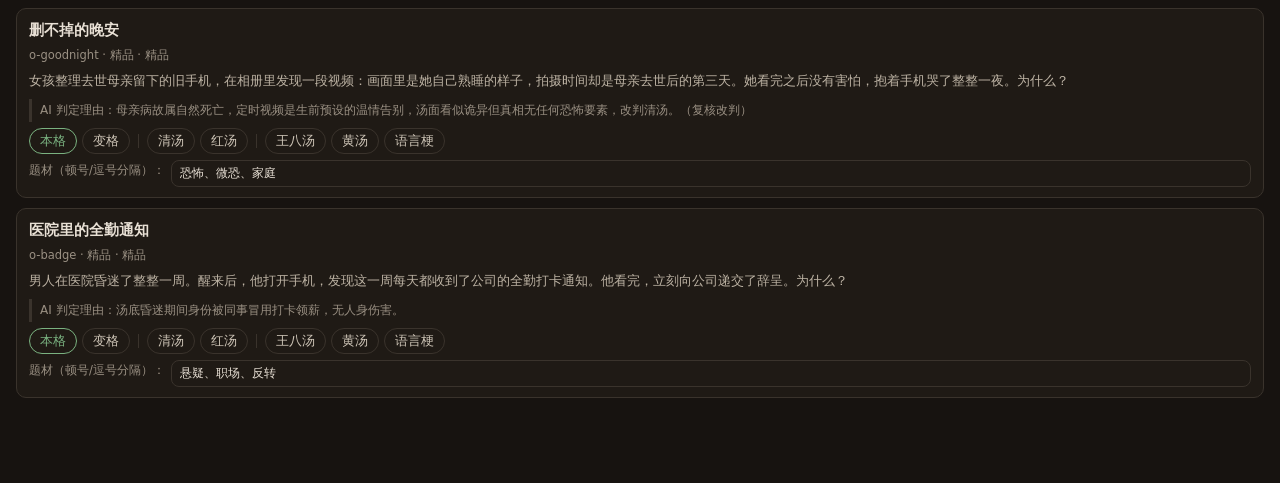
<file: tools/admin.html>
<!DOCTYPE html>
<!-- ============================================================
  深海汤屋 · 题目维护界面（本地工具页）
  ------------------------------------------------------------
  用途：复核 / 修改题库标签（七风味 + 语言梗 + 题材），配合
  tools/flavor_20260929/ 的 AI 判定表做人工复核，改动导出为
  补丁 JSON，再由 tools/apply_flavor_patch.js 套回母本并重跑构建。

  打开方式（必须走 HTTP，file:// 拉不到判定表）：
    python -m http.server 8080
    → http://localhost:8080/tools/admin.html

  流程：筛选 → 改标签 → 「导出补丁」下载 JSON
        → node tools/apply_flavor_patch.js <补丁文件>
        → node tools/build_worker_data.js
  本页纯本地运行，不上传任何数据。
============================================================ -->
<html lang="zh-CN">
<head>
<meta charset="utf-8" />
<meta name="viewport" content="width=device-width, initial-scale=1" />
<meta name="robots" content="noindex" />
<title>深海汤屋 · 题目维护</title>
<style>
  :root { --line:#3a332c; --dim:#9a9083; --bg:#171310; --card:#1f1a15; --on:#7ab280; }
  * { box-sizing: border-box; }
  body { margin:0; padding:16px; background:var(--bg); color:#e8e0d5; font:14px/1.6 system-ui,"Microsoft YaHei",sans-serif; }
  h1 { font-size:18px; margin:0 0 4px; }
  .sub { color:var(--dim); font-size:12.5px; margin:0 0 14px; }
  .bar { display:flex; gap:8px; flex-wrap:wrap; margin-bottom:10px; align-items:center; }
  input[type=search], input[type=text], select {
    background:var(--card); color:#e8e0d5; border:1px solid var(--line); border-radius:8px; padding:6px 10px; font:inherit;
  }
  .chips { display:flex; flex-wrap:wrap; gap:6px; margin:8px 0; }
  .chip { border:1px solid var(--line); border-radius:99px; padding:2px 10px; background:none; color:#cfc6b8; cursor:pointer; font:inherit; font-size:12.5px; }
  .chip.on { border-color:var(--on); color:var(--on); }
  .stat { color:var(--dim); font-size:12px; }
  .card { background:var(--card); border:1px solid var(--line); border-radius:10px; padding:10px 12px; margin-bottom:10px; }
  .card h3 { margin:0 0 4px; font-size:14.5px; }
  .card .meta { color:var(--dim); font-size:11.5px; margin-bottom:6px; }
  .card .surface { color:#bdb3a4; font-size:12.5px; margin:0 0 8px; max-height:88px; overflow:auto; }
  .reason { border-left:3px solid var(--line); padding:2px 8px; color:var(--dim); font-size:12px; margin:6px 0; }
  .flavor-row { display:flex; flex-wrap:wrap; gap:5px; align-items:center; }
  .sep { width:1px; height:14px; background:var(--line); margin:0 3px; }
  .cats-edit { margin-top:6px; display:flex; gap:6px; flex-wrap:wrap; align-items:center; }
  .cats-edit input { font-size:12px; padding:3px 8px; }
  .foot { position:sticky; bottom:0; background:var(--bg); padding:10px 0; border-top:1px solid var(--line); display:flex; gap:10px; align-items:center; flex-wrap:wrap; }
  button.primary { background:#2c4a33; border-color:#3f6b49; color:#bfe6c6; border-radius:8px; padding:6px 14px; cursor:pointer; font:inherit; }
  button.ghost { background:none; border:1px solid var(--line); color:#cfc6b8; border-radius:8px; padding:6px 12px; cursor:pointer; font:inherit; }
  .changed { outline:1px solid #d69e2e; }
  .mark { color:#d69e2e; font-size:11px; }
</style>
</head>
<body>
<h1>深海汤屋 · 题目维护</h1>
<p class="sub">复核 AI 判定（左侧灰字为判定理由），直接改标签与题材；改动只存在本页，导出补丁后用脚本回写题库。</p>

<div class="bar">
  <input type="search" id="kw" placeholder="搜标题 / 汤面 / id" style="flex:1 1 220px" />
  <select id="layer">
    <option value="all">两层全部</option>
    <option value="core">精品 100</option>
    <option value="lib">汤库</option>
  </select>
  <select id="ffilter">
    <option value="">不限风味</option>
    <option value="本格">本格</option>
    <option value="变格">变格</option>
    <option value="清汤">清汤</option>
    <option value="红汤">红汤</option>
    <option value="王八汤">王八汤</option>
    <option value="黄汤">黄汤</option>
    <option value="语言梗">语言梗</option>
    <option value="__none">未打标</option>
  </select>
  <span class="stat" id="stat"></span>
</div>

<div id="list"></div>

<div class="foot">
  <button type="button" class="primary" id="btn-export">导出补丁 JSON</button>
  <button type="button" class="ghost" id="btn-more">加载更多</button>
  <span class="stat" id="dirty"></span>
</div>

<script src="../js/data.js"></script>
<script src="../js/data-more.js"></script>
<script src="../js/library.public.js"></script>
<script>
(function () {
  "use strict";
  var AXES = [["本格", "变格"], ["清汤", "红汤"]];
  var OPTIONAL = ["王八汤", "黄汤", "语言梗"];
  var PAGE = 25;
  var all = [];
  (window.PUZZLES || []).forEach(function (p) {
    all.push({ id: p.id, title: p.title, surface: p.surface, cats: p.cats || [], flavor: (p.flavor || []).slice(), layer: "core", src: "精品" });
  });
  (window.SOUP_LIBRARY || []).forEach(function (p) {
    all.push({ id: p.id, title: p.dispTitle || p.title, surface: p.surface, cats: p.cats || [], flavor: (p.flavor || []).slice(), layer: "lib", src: p.src || "" });
  });

  /* AI 判定理由（可同源拉到；拉不到就不显示，不影响编辑） */
  var reasons = {};
  fetch("../tools/flavor_20260929/flavor_verdicts.json").then(function (r) { return r.ok ? r.json() : null; }).then(function (j) {
    if (!j || !j.verdicts) return;
    Object.keys(j.verdicts).forEach(function (id) { reasons[id] = j.verdicts[id].reason || ""; });
    paint(true);
  }).catch(function () {});

  var edits = {};   /* id → { flavor, cats } 仅记录与初始不同的改动 */
  var shown = PAGE;

  function esc(s) {
    return String(s == null ? "" : s).replace(/[&<>"']/g, function (c) {
      return { "&": "&amp;", "<": "&lt;", ">": "&gt;", '"': "&quot;", "'": "&#39;" }[c];
    });
  }
  function $ (s) { return document.querySelector(s); }

  function filtered() {
    var kw = $("#kw").value.trim().toLowerCase();
    var layer = $("#layer").value;
    var ff = $("#ffilter").value;
    return all.filter(function (p) {
      if (layer !== "all" && p.layer !== layer) return false;
      if (ff === "__none") { if (p.flavor.length) return false; }
      else if (ff && p.flavor.indexOf(ff) === -1) return false;
      if (kw) {
        var hay = (p.id + "\n" + (p.title || "") + "\n" + (p.surface || "")).toLowerCase();
        if (hay.indexOf(kw) === -1) return false;
      }
      return true;
    });
  }

  function cardHtml(p) {
    var fl = p.flavor;
    var html = '<div class="card" data-id="' + esc(p.id) + '">' +
      "<h3>" + esc(p.title || p.id) + ' <span class="mark" data-mark></span></h3>' +
      '<div class="meta">' + esc(p.id) + " · " + (p.layer === "core" ? "精品" : "汤库") + " · " + esc(p.src) + "</div>" +
      '<p class="surface">' + esc(String(p.surface || "").slice(0, 260)) + (p.surface && p.surface.length > 260 ? "…" : "") + "</p>" +
      (reasons[p.id] ? '<div class="reason">AI 判定理由：' + esc(reasons[p.id]) + "</div>" : "") +
      '<div class="flavor-row">';
    AXES.forEach(function (axis, ai) {
      if (ai > 0) html += '<span class="sep"></span>';
      axis.forEach(function (v) {
        var on = (v === axis[0] ? findAxis(fl, AXES[0]) : findAxis(fl, AXES[1])) === v;
        html += '<button type="button" class="chip' + (on ? " on" : "") + '" data-axis="' + ai + '" data-val="' + esc(v) + '">' + esc(v) + "</button>";
      });
    });
    html += '<span class="sep"></span>';
    OPTIONAL.forEach(function (v) {
      html += '<button type="button" class="chip' + (fl.indexOf(v) !== -1 ? " on" : "") + '" data-axis="opt" data-val="' + esc(v) + '">' + esc(v) + "</button>";
    });
    html += "</div>";
    html += '<div class="cats-edit"><span class="meta">题材（顿号/逗号分隔）：</span>' +
      '<input type="text" data-cats value="' + esc(p.cats.join("、")) + '" style="flex:1 1 260px" /></div>';
    return html + "</div>";
  }

  function findAxis(fl, axis) {
    for (var i = 0; i < fl.length; i++) if (axis.indexOf(fl[i]) !== -1) return fl[i];
    return "";
  }

  var listEl = $("#list");

  function paint(reset) {
    if (reset) shown = PAGE;
    var arr = filtered();
    listEl.innerHTML = arr.slice(0, shown).map(cardHtml).join("");
    $("#stat").textContent = "命中 " + arr.length + " 题，显示 " + Math.min(shown, arr.length);
    wire();
  }

  function wire() {
    Array.prototype.forEach.call(listEl.querySelectorAll(".card"), function (card) {
      var id = card.getAttribute("data-id");
      var p = all.filter(function (x) { return x.id === id; })[0];
      if (!p) return;
      Array.prototype.forEach.call(card.querySelectorAll("[data-axis]"), function (btn) {
        btn.addEventListener("click", function () {
          var axis = Number(btn.getAttribute("data-axis"));
          var v = btn.getAttribute("data-val");
          if (btn.getAttribute("data-axis") === "opt") {
            var i = p.flavor.indexOf(v);
            if (i === -1) p.flavor.push(v); else p.flavor.splice(i, 1);
          } else {
            var cur = findAxis(p.flavor, AXES[axis]);
            if (cur === v) {
              /* 再点一次 = 取消该轴（会失去必选约束，导出前会校验） */
              p.flavor = p.flavor.filter(function (t) { return AXES[axis].indexOf(t) === -1; });
            } else {
              p.flavor = p.flavor.filter(function (t) { return AXES[axis].indexOf(t) === -1; });
              p.flavor.push(v);
            }
          }
          track(id, p);
          paint(true);
        });
      });
      var catsInput = card.querySelector("[data-cats]");
      catsInput.addEventListener("change", function () {
        p.cats = catsInput.value.split(/[、,，]/).map(function (s) { return s.trim(); }).filter(Boolean);
        track(id, p);
      });
    });
  }

  function track(id, p) {
    edits[id] = { flavor: p.flavor.slice(), cats: p.cats.slice() };
    $("#dirty").textContent = "已改动 " + Object.keys(edits).length + " 题";
  }

  $("#kw").addEventListener("input", function () { paint(true); });
  $("#layer").addEventListener("change", function () { paint(true); });
  $("#ffilter").addEventListener("change", function () { paint(true); });
  $("#btn-more").addEventListener("click", function () { shown += PAGE; paint(false); });

  $("#btn-export").addEventListener("click", function () {
    /* 必选约束校验：拦截丢轴的题 */
    var broken = Object.keys(edits).filter(function (id) {
      var f = edits[id].flavor;
      return !(f.indexOf("本格") !== -1 || f.indexOf("变格") !== -1) ||
             !(f.indexOf("清汤") !== -1 || f.indexOf("红汤") !== -1);
    });
    if (broken.length) {
      if (!confirm("有 " + broken.length + " 题丢了必选互斥项（" + broken.slice(0, 3).join(", ") + " …），仍要导出吗？\n（apply 脚本会拒绝这类补丁）")) return;
    }
    var patch = { generatedAt: new Date().toISOString(), patches: edits };
    var blob = new Blob([JSON.stringify(patch, null, 1)], { type: "application/json" });
    var a = document.createElement("a");
    a.href = URL.createObjectURL(blob);
    a.download = "flavor_patch_" + new Date().toISOString().slice(0, 10) + ".json";
    a.click();
    URL.revokeObjectURL(a.href);
  });

  paint(true);
})();
</script>
</body>
</html>
</file>
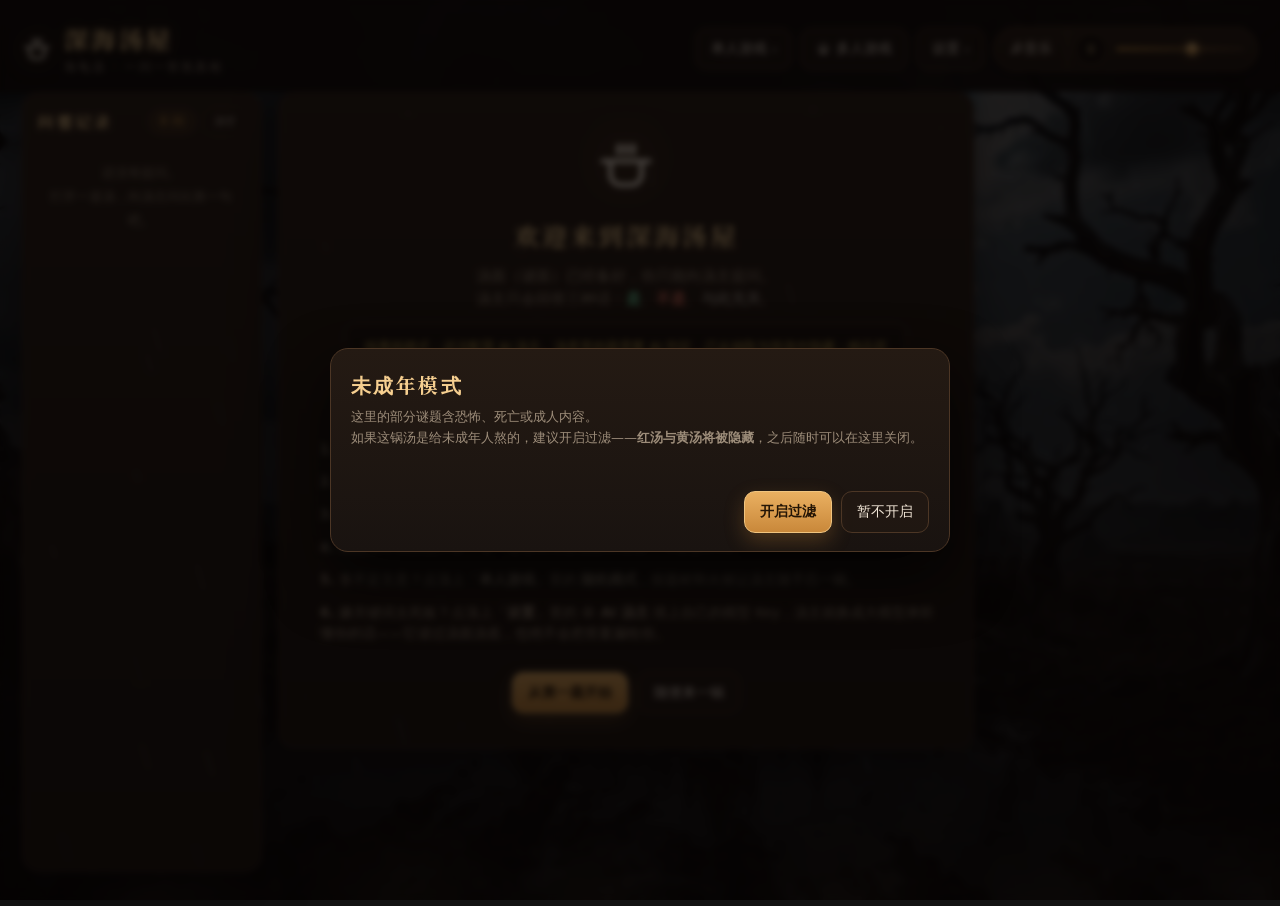
<file: tools/ui_setup.html>
<!DOCTYPE html>
<!-- 本地联调小工具：给浏览器种好「本地 Worker 地址 + 独立身份」再进主页面。
     仅供 tools/ 下开发测试用，不参与线上部署。 -->
<html lang="zh-CN">
<meta charset="utf-8" />
<title>UI setup</title>
<body>
<script>
  var who = (location.search.match(/who=(\w+)/) || [])[1] || "a";
  var ids = {
    a: { internalId: "ui_player_a_001", nickname: "甲甲" },
    b: { internalId: "ui_player_b_002", nickname: "乙乙" },
    c: { internalId: "ui_player_c_003", nickname: "丙丙" }
  };
  var pick = ids[who] || ids.a;
  localStorage.setItem("soupnet.v1", JSON.stringify({
    internalId: pick.internalId,
    nickname: pick.nickname,
    roomCode: "",
    solo: false,
    base: "http://127.0.0.1:8788"
  }));
  location.href = "/index.html";
</script>
</body>
</html>
</file>
<file: style.css>
/* ============================================================
 * 深海汤屋 · 皮肤
 * ============================================================ */

/* 标题衬线字体：自托管子集（只含标题用字，约 60KB），让「设计意图」真的落地 */
@font-face {
  font-family: "Noto Serif SC";
  font-style: normal;
  font-weight: 700;
  font-display: swap;
  src: url("assets/fonts/NotoSerifSC-title.woff2") format("woff2");
}

:root {
  --bg: #0d0a08;
  --bg-2: #150f0b;
  --panel: #1c1510;
  --panel-2: #241a13;
  --line: #37281d;
  --line-2: #4c3625;
  --broth: #e2a44f;
  --broth-2: #f6cf90;
  --broth-dim: #a97b38;
  --ink: #f0e5d6;
  --dim: #9d8d7a;
  --dim-2: #8a7d6d;
  --yes: #68cf9a;
  --no: #e0705e;
  --part: #e8c45c;
  --irr: #8b8177;
  /* 「权区」专属色：紫气东来，跟普通按钮一眼分开 */
  --auth: #b98ae0;
  --auth-2: #d9b6f5;
  --auth-dim: #7a5a9c;
  --radius: 16px;
  --shadow: 0 18px 44px rgba(0, 0, 0, .55);
  --serif: "Noto Serif SC", "Source Han Serif SC", "Songti SC", STSong, "SimSun", serif;
  --sans: "Noto Sans SC", "PingFang SC", "Microsoft YaHei", system-ui, -apple-system, sans-serif;

  /* 双端适配：安全区 / 触控热区 / 动态视口 */
  --sat: env(safe-area-inset-top, 0px);
  --sar: env(safe-area-inset-right, 0px);
  --sab: env(safe-area-inset-bottom, 0px);
  --sal: env(safe-area-inset-left, 0px);
  --tap: 44px;
  --vvh: 100vh;

  /* 多人房右栏（宽屏三列）：上「线索板」、下「房间聊天」，各自固定高度。
     高度只跟视口有关，不随房间人数 / 线索条数 / 聊天条数变化。 */
  --room-clue-h: clamp(220px, 43vh, 420px);
  --room-chat-h: clamp(210px, 34vh, 340px);
}

* { box-sizing: border-box; }

html, body { height: 100%; }

body {
  margin: 0;
  font-family: var(--sans);
  color: var(--ink);
  background:
    radial-gradient(1100px 620px at 12% -6%, rgba(226, 164, 79, .13), transparent 62%),
    radial-gradient(900px 520px at 92% 4%, rgba(181, 89, 44, .12), transparent 60%),
    linear-gradient(180deg, var(--bg) 0%, var(--bg-2) 55%, #0b0806 100%);
  background-attachment: fixed;
  min-height: 100%;
  line-height: 1.6;
  -webkit-text-size-adjust: 100%;
}

.hidden { display: none !important; }

/* ---------- 蒸汽背景 ---------- */
.steam-field {
  position: fixed;
  inset: 0;
  overflow: hidden;
  pointer-events: none;
  z-index: 0;
}
.steam-field span {
  position: absolute;
  bottom: -140px;
  width: 220px;
  height: 220px;
  border-radius: 50%;
  background: radial-gradient(circle at 50% 50%, rgba(246, 207, 144, .085), transparent 68%);
  filter: blur(14px);
  animation: rise linear infinite;
}
.steam-field span:nth-child(1) { left: 4%;  animation-duration: 26s; animation-delay: 0s; }
.steam-field span:nth-child(2) { left: 20%; animation-duration: 32s; animation-delay: -6s; width: 300px; }
.steam-field span:nth-child(3) { left: 38%; animation-duration: 24s; animation-delay: -12s; }
.steam-field span:nth-child(4) { left: 56%; animation-duration: 36s; animation-delay: -3s; width: 260px; }
.steam-field span:nth-child(5) { left: 74%; animation-duration: 29s; animation-delay: -16s; }
.steam-field span:nth-child(6) { left: 88%; animation-duration: 34s; animation-delay: -9s; width: 280px; }

@keyframes rise {
  0%   { transform: translate3d(0, 0, 0) scale(.8); opacity: 0; }
  12%  { opacity: .9; }
  100% { transform: translate3d(30px, -118vh, 0) scale(1.35); opacity: 0; }
}

/* ---------- 顶栏（P1-3；2026-09-29 重影修复：大顶栏回归普通文档流） ----------
   旧版 .topbar 是 sticky，且吸顶态 display:none 掉品牌行/音乐台、改 padding：
   移动端顶栏高 200px+，这个切换瞬间整页内容瞬移一次，滚动位置被拉回阈值附近
   又触发反向切换 → 两种布局在边界处反复交替（用户看到的抽搐/重影）。
   现在大顶栏随页面自然滚走、布局永不变化；吸顶导航由覆盖式紧凑条承担。 */
.topbar {
  position: relative;
  z-index: 40;
  background: rgba(13, 10, 8, .93);
  display: flex;
  flex-wrap: wrap;
  gap: 12px;
  align-items: center;
  justify-content: space-between;
  padding: calc(20px + var(--sat)) calc(22px + var(--sar)) 14px calc(22px + var(--sal));
  max-width: 1500px;
  margin: 0 auto;
}

/* 吸顶紧凑条：position:fixed 覆盖层，出现/消失零布局位移。
   内容由 app.js 生成：桌面=一行全量导航（与旧版吸顶条一致）；
   移动端=收拢成一横条（左上 APP 名 + 右上配置钮），点配置钮展开导航面板。
   按压态/文案经 MutationObserver 与原按钮保持同步。 */
.topbar-compact {
  position: fixed;
  top: 0;
  left: 0;
  right: 0;
  z-index: 45;
  display: flex;
  flex-wrap: wrap;
  gap: 8px;
  align-items: center;
  padding: calc(8px + var(--sat)) calc(14px + var(--sar)) 8px calc(14px + var(--sal));
  background: rgba(13, 10, 8, .93);
  -webkit-backdrop-filter: blur(6px);
  backdrop-filter: blur(6px);
  box-shadow: 0 2px 14px rgba(0, 0, 0, .35);
  transform: translateY(-110%);
  opacity: 0;
  pointer-events: none;
  transition: transform .24s ease, opacity .24s ease;
}
body.topbar-stuck .topbar-compact {
  transform: translateY(0);
  opacity: 1;
  pointer-events: auto;
}

/* 桌面（>860px）：品牌与配置钮隐藏，导航平铺一行 */
.tc-brand, .tc-toggle { display: none; }
.tc-brand { align-items: center; gap: 8px; margin-right: auto; }
.tc-brand .ic { font-size: 20px; color: var(--broth-2); filter: drop-shadow(0 0 10px rgba(226, 164, 79, .4)); }
.tc-brand-name {
  font-family: var(--serif);
  font-size: 16px;
  letter-spacing: .14em;
  color: var(--broth-2);
  text-shadow: 0 0 14px rgba(226, 164, 79, .25);
  white-space: nowrap;
}
.tc-toggle .ic { font-size: 18px; }
.tc-nav { display: flex; flex-wrap: wrap; gap: 8px; align-items: center; }

/* 移动端（≤860px）：默认收成一横条；导航面板默认收起（max-height 0），
   容器 gap 归零、展开靠 margin-top，收起态严格零高度 */
@media (max-width: 860px) {
  .topbar-compact { gap: 0; padding-bottom: 6px; }
  .tc-brand, .tc-toggle { display: flex; }
  .tc-toggle { padding: 7px 10px; }
  .tc-nav {
    flex-basis: 100%;
    max-height: 0;
    overflow: hidden;
    opacity: 0;
    margin-top: 0;
    transition: max-height .26s ease, opacity .2s ease, margin-top .26s ease;
  }
  .topbar-compact.tc-open .tc-nav {
    max-height: 460px;
    opacity: 1;
    margin-top: 8px;
    padding-bottom: 2px;
  }
}

/* 移动端吸顶面板内的分级收纳（2026-09-29）：.nav-drop 从绝对下拉伸直为
   手风琴——点分组标题在面板内展开/收起二级项，与顶栏共用同一套 .open 类；
   桌面吸顶条（>860px）不加这层覆盖，直接复用顶栏同款下拉样式 */
@media (max-width: 860px) {
  .tc-nav .nav-group { flex-basis: 100%; flex-direction: column; }
  .tc-nav > .btn { flex-basis: 100%; }
  .tc-nav .nav-head {
    display: flex;
    align-items: center;
    justify-content: space-between;
    width: 100%;
  }
  .tc-nav .nav-drop {
    position: static;
    transform: none;
    min-width: 0;
    border: none;
    background: none;
    box-shadow: none;
    padding: 0 0 0 10px;
    max-height: 0;
    overflow: hidden;
    opacity: 0;
    transition: max-height .24s ease, opacity .2s ease;
  }
  .tc-nav .nav-group.open .nav-drop { max-height: 240px; opacity: 1; padding-bottom: 4px; }
}

/* ---------------- 吸顶栏下方的轮次 toast（多人游戏） ----------------
   fixed 圆角胶囊，钉在紧凑吸顶条正下方（top 由 room-ui 按条高实测设置，
   紧凑条展开面板时 ResizeObserver 跟着挪）。页面在顶部时房间头部本来就
   看得见轮次，只有下滚（topbar-stuck）后才浮出，随条走、不挡操作。 */
.turn-toast {
  position: fixed;
  left: 50%;
  transform: translateX(-50%);
  z-index: 44;              /* 紧凑条 45 之下、弹窗 80 之下 */
  display: flex;
  align-items: center;
  gap: 6px;
  padding: 6px 14px;
  border-radius: 999px;
  font-size: 13px;
  color: #e8dcc8;
  background: rgba(13, 10, 8, .93);
  border: 1px solid rgba(169, 123, 56, .45);
  box-shadow: 0 2px 12px rgba(0, 0, 0, .4);
  -webkit-backdrop-filter: blur(6px);
  backdrop-filter: blur(6px);
  pointer-events: none;
  white-space: nowrap;
  font-variant-numeric: tabular-nums;
  transition: top .2s ease, opacity .18s ease;
}
.turn-toast.hidden { display: none; }
.turn-toast.gone { opacity: 0; }
.turn-toast .ic { font-size: 14px; color: var(--broth-2); }
.turn-toast b { font-weight: 600; }
.turn-toast .tt-sep { opacity: .5; }
.turn-toast .tt-left { color: var(--yes); }
.turn-toast.warn .tt-left { color: var(--part); }
.turn-toast.urgent .tt-left { color: #ffb3a8; animation: timerPulse 1s ease-in-out infinite; }
.turn-toast.mine { border-color: rgba(246, 207, 144, .6); }
.turn-toast.mine b { color: var(--broth-2); }

.brand { display: flex; align-items: center; gap: 12px; }
.brand-ico {
  font-size: 30px;
  filter: drop-shadow(0 0 12px rgba(226, 164, 79, .5));
}
.brand-txt h1 {
  margin: 0;
  font-family: var(--serif);
  font-size: 24px;
  letter-spacing: .14em;
  color: var(--broth-2);
  text-shadow: 0 0 18px rgba(226, 164, 79, .3);
}
.brand-txt p {
  margin: 0;
  font-size: 12px;
  letter-spacing: .18em;
  color: var(--dim-2);
}

.top-actions { display: flex; flex-wrap: wrap; gap: 8px; align-items: center; }

/* ---------- 顶栏一级菜单（2026-09-29 分级收纳）----------
   单人游戏（随机一题/随机模式/汤库）、多人游戏（直达）、设置（AI 汤主/
   音效/特效/未成年模式）。桌面与移动端同为点击展开下拉；吸顶紧凑条
   用选择器拍平克隆，不受分组影响。 */
.nav-group { position: relative; display: flex; }
.nav-head .caret { font-size: 9px; opacity: .55; margin-left: 5px; }
.nav-drop {
  position: absolute;
  top: calc(100% + 8px);
  left: 0;
  z-index: 60;
  display: flex;
  flex-direction: column;
  align-items: stretch;
  gap: 6px;
  min-width: 168px;
  padding: 10px;
  border-radius: 13px;
  border: 1px solid var(--line-2);
  background: rgba(20, 14, 9, .97);
  box-shadow: 0 14px 34px rgba(0, 0, 0, .55);
  opacity: 0;
  transform: translateY(-6px);
  pointer-events: none;
  transition: opacity .16s ease, transform .16s ease;
}
.nav-group.nav-end .nav-drop { left: auto; right: 0; }
.nav-group.open .nav-drop { opacity: 1; transform: none; pointer-events: auto; }
.nav-drop .btn { justify-content: flex-start; text-align: left; }
.nav-minor {
  display: flex;
  flex-direction: column;
  align-items: flex-start;
  gap: 5px;
  margin-top: 4px;
  padding-top: 9px;
  border-top: 1px dashed var(--line-2);
}
.nav-minor .minor-toggle .ic { margin-right: 5px; }

/* ---------- 按钮 ---------- */
.btn {
  font: inherit;
  font-size: 13.5px;
  padding: 9px 15px;
  border-radius: 11px;
  border: 1px solid var(--line-2);
  background: linear-gradient(180deg, #2a1f16, #201710);
  color: var(--ink);
  cursor: pointer;
  transition: transform .12s ease, border-color .18s ease, background .18s ease, color .18s ease;
  white-space: nowrap;
}
.btn:hover { border-color: var(--broth-dim); transform: translateY(-1px); }
.btn:active { transform: translateY(1px) scale(.99); }
.btn:focus-visible { outline: 2px solid var(--broth); outline-offset: 2px; }
.btn.primary {
  background: linear-gradient(180deg, #eab061, #c9883a);
  border-color: #f0c47f;
  color: #241505;
  font-weight: 700;
  box-shadow: 0 8px 20px rgba(201, 136, 58, .28);
}
.btn.primary:hover { background: linear-gradient(180deg, #f7c579, #d59343); }
.btn.ghost { background: rgba(36, 26, 19, .6); }
.btn.danger:hover { border-color: var(--no); color: #ffd9d2; }

/* ---------- 布局：左问答记录 | 中主区 | 右线索板+汤主的话 ---------- */
.layout {
  position: relative;
  z-index: 2;
  display: grid;
  grid-template-columns: 300px minmax(0, 1fr) 302px;
  gap: 16px;
  align-items: start;
  padding: 0 calc(22px + var(--sar)) calc(34px + var(--sab)) calc(22px + var(--sal));
  max-width: 1860px;
  margin: 0 auto;
}

.panel {
  background: linear-gradient(180deg, #2a1f16, #1b140f);
  border: 1px solid var(--line);
  border-radius: var(--radius);
  box-shadow: var(--shadow);
  padding: 15px 15px 17px;
}
.panel + .panel { margin-top: 16px; }

.panel-head {
  display: flex;
  align-items: center;
  justify-content: space-between;
  gap: 10px;
  margin-bottom: 12px;
}
.panel-head h2 {
  margin: 0;
  font-family: var(--serif);
  font-size: 16px;
  letter-spacing: .16em;
  color: var(--broth-2);
}
.badge {
  font-size: 11.5px;
  letter-spacing: .06em;
  color: var(--broth);
  border: 1px solid var(--line-2);
  border-radius: 999px;
  padding: 2px 10px;
  background: rgba(226, 164, 79, .08);
}

/* ---------- 左栏：问答记录竖版（顶替旧「汤单竖列」位置） ---------- */
.col-qa {
  position: sticky;
  top: 14px;
}
.qa-panel {
  display: flex;
  flex-direction: column;
  height: calc(100vh - 120px);
  height: calc(100dvh - 120px);
}
.qa-history-title {
  margin: 0;
  font-family: var(--serif);
  font-size: 14.5px;
  letter-spacing: .16em;
  color: var(--broth-2);
}
.qa-head-actions {
  display: flex;
  align-items: center;
  gap: 8px;
}
.qa-clear {
  font-size: 11px;
  padding: 4px 9px;
  opacity: .75;
}
.qa-clear:hover { opacity: 1; }
/* 多人房里问答记录由服务端下发，本地「清空」没意义 → 藏起来 */
body.room-mode .qa-clear { display: none; }
.qa-log {
  flex: 1;
  display: flex;
  flex-direction: column;
  gap: 10px;
  overflow-y: auto;
  overscroll-behavior: contain;
  padding-right: 3px;
  margin-top: 10px;
  min-height: 0;
}
.qa-log::-webkit-scrollbar { width: 7px; }
.qa-log::-webkit-scrollbar-thumb { background: var(--line-2); border-radius: 9px; }
.qa-item {
  border: 1px solid var(--line);
  border-radius: 10px;
  padding: 8px 10px;
  background: rgba(20, 15, 11, .55);
}
.qa-item.timeout .qa-a { color: var(--dim-2); font-style: italic; }
.qa-q, .qa-a { display: flex; gap: 7px; align-items: baseline; }
.qa-a { margin-top: 5px; }
.qa-k {
  flex: 0 0 auto;
  font-size: 11px;
  font-weight: 700;
  color: var(--broth-2);
  letter-spacing: .08em;
}
.qa-a .qa-k { color: var(--dim-2); }
.qa-a .qa-k.verdict { font-weight: 700; letter-spacing: .06em; text-shadow: 0 0 10px currentColor; }
.qa-a .qa-k.verdict.yes { color: var(--yes); }
.qa-a .qa-k.verdict.no { color: var(--no); }
.qa-a .qa-k.verdict.partial { color: var(--part); }
.qa-a .qa-k.verdict.irr { color: var(--irr); }
.qa-item.yes { border-color: rgba(104, 207, 154, .45); box-shadow: inset 3px 0 0 var(--yes); }
.qa-item.no { border-color: rgba(224, 112, 94, .45); box-shadow: inset 3px 0 0 var(--no); }
.qa-item.partial { border-color: rgba(232, 196, 92, .5); box-shadow: inset 3px 0 0 var(--part); }
.qa-item.irr { border-color: rgba(139, 129, 119, .45); box-shadow: inset 3px 0 0 var(--irr); }
.qa-q { color: var(--dim); font-size: 12.5px; }
.qa-a { color: #d9c6a6; font-size: 12.5px; }

/* ---------- 汤库（1361 题 + 精品层汤单的归宿） ---------- */
.chips { display: flex; flex-wrap: wrap; gap: 6px; margin-bottom: 11px; }
/* 纯离线模式提示（汤库页）：库题整层隐藏时说明只剩精品层 */
.lib-offline-note { margin: 0 0 10px; font-size: 12.5px; line-height: 1.7; color: var(--part); }
/* 两级筛选的分区标签：让「大类」和「题材」一眼能分清 */
.chips-label {
  margin: 0 0 5px;
  font-size: 11px;
  letter-spacing: .16em;
  color: var(--dim-2);
}
.chip {
  font: inherit;
  font-size: 12px;
  padding: 4px 10px;
  border-radius: 999px;
  border: 1px solid var(--line);
  background: rgba(20, 15, 11, .7);
  color: var(--dim);
  cursor: pointer;
  transition: all .16s ease;
}
.chip:hover { color: var(--broth-2); border-color: var(--broth-dim); }
.chip.on {
  color: #241505;
  background: linear-gradient(180deg, #eab061, #c9883a);
  border-color: #f0c47f;
  font-weight: 700;
}

.puzzle-list {
  display: flex;
  flex-direction: column;
  gap: 8px;
  max-height: min(58vh, 620px);
  max-height: min(58dvh, 620px);
  overflow-y: auto;
  padding-right: 3px;
}
.puzzle-list::-webkit-scrollbar { width: 7px; }
.puzzle-list::-webkit-scrollbar-thumb { background: var(--line-2); border-radius: 9px; }

.pz-card {
  font: inherit;
  text-align: left;
  width: 100%;
  border: 1px solid var(--line);
  border-radius: 13px;
  background: rgba(18, 13, 10, .72);
  color: var(--ink);
  padding: 10px 12px;
  cursor: pointer;
  transition: all .16s ease;
}
.pz-card:hover { border-color: var(--broth-dim); background: rgba(38, 27, 19, .85); transform: translateX(2px); }
.pz-card:focus-visible { outline: 2px solid var(--broth); outline-offset: 2px; }
.pz-card.active { border-color: var(--broth); box-shadow: inset 0 0 0 1px rgba(226, 164, 79, .35), 0 0 18px rgba(226, 164, 79, .14); }
.pz-title { font-size: 14px; font-weight: 600; margin-bottom: 4px; }
.pz-meta { display: flex; flex-wrap: wrap; gap: 8px; font-size: 11.5px; color: var(--dim-2); }

/* ---------- 「已熬出汤底」小绿勾 ----------
 * 钉在汤卡右上角，点一下标记 / 取消。marked 的卡片同时套上绿框。 */
.pz-card.solved {
  border-color: rgba(104, 207, 154, .55);
  box-shadow: inset 0 0 0 1px rgba(104, 207, 154, .22);
}
.pz-card.solved .pz-title { color: #a8e8c6; }
/* 标题给右上角绿勾留位，不撞字 */
.pz-card .pz-title { padding-right: 24px; }
.pz-check {
  position: absolute;
  top: 8px;
  right: 8px;
  width: 21px;
  height: 21px;
  display: flex;
  align-items: center;
  justify-content: center;
  font-size: 13px;
  line-height: 1;
  border: 1.5px solid var(--line-2);
  border-radius: 50%;
  background: rgba(12, 9, 7, .7);
  color: transparent;
  cursor: pointer;
  transition: all .16s ease;
  z-index: 2;
}
.pz-check:hover { border-color: var(--yes); color: rgba(104, 207, 154, .5); }
.pz-check.on {
  border-color: var(--yes);
  background: rgba(104, 207, 154, .18);
  color: var(--yes);
  box-shadow: 0 0 10px rgba(104, 207, 154, .3);
}
.pz-diff { color: var(--broth-dim); letter-spacing: .1em; }
.pz-stars { color: var(--part); letter-spacing: .06em; }

/* ---------- 开场 ---------- */
.intro { text-align: center; padding: 26px 12px 18px; }
.pot { font-size: 62px; filter: drop-shadow(0 0 22px rgba(226, 164, 79, .35)); }
.intro h2 {
  font-family: var(--serif);
  font-size: 25px;
  letter-spacing: .12em;
  color: var(--broth-2);
  margin: 12px 0 10px;
}
.intro-lead { color: var(--dim); font-size: 14.5px; max-width: 560px; margin: 0 auto 18px; }
/* 纯离线模式提示（欢迎页）：没配 AI 汤主时常驻，配上即隐 */
.intro-offline {
  color: var(--part);
  font-size: 13px;
  line-height: 1.8;
  max-width: 560px;
  margin: -6px auto 18px;
  padding: 10px 14px;
  border: 1px solid var(--line-2);
  border-radius: 10px;
  background: var(--panel);
}
.c-yes { color: var(--yes); }
.c-no { color: var(--no); }
.c-irr { color: var(--irr); }
.rules {
  text-align: left;
  display: inline-block;
  margin: 0 auto 22px;
  padding: 0;
  list-style: none;
  max-width: 620px;
  color: var(--dim);
  font-size: 13.5px;
}
.rules li { padding: 5px 0 5px 4px; border-bottom: 1px dashed rgba(76, 54, 37, .5); }
.rules li:last-child { border-bottom: 0; }
.intro-actions { display: flex; gap: 10px; justify-content: center; flex-wrap: wrap; }

/* ---------- 汤面 ---------- */
.surface-card {
  border: 1px solid var(--line-2);
  border-radius: 14px;
  background: linear-gradient(180deg, #3a2a1d, #241910);
  padding: 15px 17px 17px;
  position: relative;
  overflow: hidden;
}
.surface-card::before {
  content: "";
  position: absolute;
  inset: 0 auto 0 0;
  width: 3px;
  background: linear-gradient(180deg, var(--broth), transparent);
}
.surface-head { display: flex; flex-wrap: wrap; align-items: center; justify-content: space-between; gap: 10px; margin-bottom: 9px; }
.surface-head h2 {
  margin: 0;
  font-family: var(--serif);
  font-size: 19.5px;
  letter-spacing: .1em;
  color: var(--broth-2);
}
.meta { display: flex; align-items: center; gap: 9px; font-size: 12px; }
.tag {
  border: 1px solid var(--line-2);
  border-radius: 999px;
  padding: 2px 10px;
  color: var(--broth);
  background: rgba(226, 164, 79, .08);
}
.diff { color: var(--broth-dim); letter-spacing: .12em; }
.surface-text { margin: 0; font-size: 15.5px; line-height: 1.85; color: #ece0d0; white-space: pre-wrap; }

/* ---------- 指标 ---------- */
.stats {
  display: grid;
  grid-template-columns: repeat(3, minmax(0, 1fr)) minmax(0, 2.2fr);
  gap: 10px;
  margin: 14px 0;
}
.stat {
  display: flex;
  align-items: center;
  gap: 8px;
  border: 1px solid var(--line);
  border-radius: 11px;
  background: rgba(16, 12, 9, .6);
  padding: 8px 11px;
  font-size: 13px;
  min-width: 0;
}
.stat-k { color: var(--dim-2); font-size: 12px; white-space: nowrap; }
.stat b { color: var(--broth-2); font-variant-numeric: tabular-nums; }
.bar { flex: 1; height: 7px; border-radius: 9px; background: rgba(76, 54, 37, .5); overflow: hidden; min-width: 40px; }
.bar i { display: block; height: 100%; width: 0; border-radius: 9px; background: linear-gradient(90deg, #c9883a, #f6cf90); transition: width .45s ease; }

/* ---------- 对话 ---------- */
.log {
  border: 1px solid var(--line);
  border-radius: 13px;
  background: #140f0c;
  padding: 12px;
  height: min(44vh, 400px);
  height: min(44dvh, 400px);
  overflow-y: auto;
  display: flex;
  flex-direction: column;
  gap: 9px;
  scrollbar-width: thin;
}
.log::-webkit-scrollbar { width: 8px; }
.log::-webkit-scrollbar-thumb { background: var(--line-2); border-radius: 9px; }

.line { display: flex; flex-direction: column; gap: 3px; max-width: 88%; animation: pop .26s ease both; }
@keyframes pop { from { opacity: 0; transform: translateY(7px); } to { opacity: 1; transform: none; } }
.line.me { align-self: flex-end; align-items: flex-end; }
.line.host { align-self: flex-start; }
.say {
  border-radius: 13px;
  padding: 8px 12px;
  font-size: 14px;
  border: 1px solid var(--line);
  background: rgba(30, 22, 16, .9);
}
.line.me .say { background: linear-gradient(180deg, #2f2318, #241a12); border-color: var(--line-2); }
.line.host.yes .say { border-color: rgba(104, 207, 154, .5); background: rgba(23, 46, 36, .55); }
.line.host.no .say { border-color: rgba(224, 112, 94, .5); background: rgba(52, 24, 21, .5); }
.line.host.partial .say { border-color: rgba(232, 196, 92, .5); background: rgba(52, 43, 19, .5); }
.line.host.hint .say { border-style: dashed; border-color: var(--broth-dim); color: var(--broth-2); }
.line.host.sys .say { background: rgba(20, 15, 11, .6); color: var(--dim); font-size: 12.5px; }
.tone { font-size: 11.5px; color: var(--dim-2); padding: 0 4px; }
.verdict { font-weight: 700; letter-spacing: .06em; }
.verdict.yes { color: var(--yes); }
.verdict.no { color: var(--no); }
.verdict.partial { color: var(--part); }
.verdict.irr { color: var(--irr); }

/* ---------- 提问栏 ---------- */
.askbar { display: flex; flex-wrap: wrap; gap: 8px; margin-top: 13px; }

/* ---------- 密码看汤底（权区）：独立一条，紫色 + 等宽字体 ----------
 * 不跟提问 / 猜汤底挤同一行；单独占一条，靠左对齐。 */
.unlock-bar {
  display: flex;
  margin-top: 9px;
  padding-top: 9px;
  border-top: 1px dashed rgba(122, 90, 156, .38);
}
.unlock-btn {
  font-family: ui-monospace, "SFMono-Regular", Menlo, Consolas, "Courier New", monospace;
  font-size: 12.5px;
  letter-spacing: .08em;
  color: var(--auth-2);
  border-color: rgba(185, 138, 224, .5);
  background: linear-gradient(180deg, rgba(72, 46, 105, .5), rgba(48, 30, 72, .55));
  box-shadow: 0 0 0 1px rgba(185, 138, 224, .12) inset, 0 0 16px rgba(140, 90, 200, .12);
}
.unlock-btn:hover {
  border-color: var(--auth);
  color: #f0e2ff;
  background: linear-gradient(180deg, rgba(92, 60, 132, .62), rgba(60, 38, 90, .68));
  box-shadow: 0 0 0 1px rgba(185, 138, 224, .22) inset, 0 0 22px rgba(150, 100, 210, .22);
}
.unlock-btn:focus-visible { outline: 2px solid var(--auth); outline-offset: 2px; }
/* 弹窗标题同步紫气 */
.unlock-head { color: var(--auth-2); letter-spacing: .06em; }
.unlock-sub { color: #d8c4ee; font-style: italic; line-height: 1.85; }
.modal-unlock { border-color: rgba(185, 138, 224, .45); }
.modal-unlock #unlock-truth { border-color: rgba(185, 138, 224, .35); }
.input {
  flex: 1 1 240px;
  min-width: 0;
  font: inherit;
  font-size: 14.5px;
  padding: 11px 13px;
  border-radius: 12px;
  border: 1px solid var(--line-2);
  background: rgba(12, 9, 7, .8);
  color: var(--ink);
}
.input::placeholder { color: var(--dim-2); }
.input:focus { outline: none; border-color: var(--broth); box-shadow: 0 0 0 3px rgba(226, 164, 79, .14); }

/* ---------- 线索板 ---------- */
.clue-list {
  display: flex;
  flex-direction: column;
  gap: 8px;
  height: 252px;
  overflow-y: auto;
  padding-right: 3px;
}
.clue-list::-webkit-scrollbar { width: 7px; }
.clue-list::-webkit-scrollbar-thumb { background: var(--line-2); border-radius: 9px; }
.clue {
  border: 1px solid var(--line);
  border-left: 3px solid var(--line-2);
  border-radius: 11px;
  background: rgba(18, 13, 10, .74);
  padding: 9px 11px;
  font-size: 13px;
  animation: pop .3s ease both;
}
.clue.yes { border-left-color: var(--yes); }
.clue.partial { border-left-color: var(--part); }
.clue.no { border-left-color: var(--no); }
.clue-k { color: var(--dim-2); font-size: 11px; letter-spacing: .06em; display: block; margin-bottom: 3px; }
.clue.empty-card { border-left-color: var(--line); color: var(--dim-2); font-size: 12.5px; }
.tip { margin: 0; font-size: 13px; color: var(--dim); }
/* 「汤主的话」卡片：单人局固定在右栏线索板下面；进多人房时由 JS 把
   #tip-card 整个挪进 #room-tip-slot，样式保持一致 */
.tip-card { padding: 13px 15px 15px; }
.tip-card .panel-head { margin-bottom: 8px; }
.tip-card .tip { line-height: 1.8; }
.room-tip-slot:empty { display: none; }
.room-tip-slot { margin-top: 12px; }
.room-tip-slot .tip-card { margin-top: 0; }
.empty { margin: 4px 0; font-size: 12.5px; color: var(--dim-2); text-align: center; line-height: 1.9; }

/* ---------- 弹窗 ---------- */
.modal-wrap {
  position: fixed;
  inset: 0;
  z-index: 80;
  display: flex;
  align-items: center;
  justify-content: center;
  padding: calc(20px + var(--sat)) calc(20px + var(--sar)) calc(20px + var(--sab)) calc(20px + var(--sal));
  background: rgba(6, 4, 3, .74);
  backdrop-filter: blur(3px);
}
/* 不给弹窗播「从透明起步」的动画：后台标签 / 部分浏览器会把它停在 opacity:0，
   变成看不见却拦截点击的全屏层（同 .panel 的既有先例）。显隐只靠 .hidden。 */

/* ---------- 通用二级确认面板（防误触，2026-09-25） ---------- */
.confirm-wrap .modal { max-width: 430px; }
.confirm-modal h3 { margin: 0 0 8px; }
.btn.danger {
  background: linear-gradient(158deg, #8c2f28 0%, #6d1f1a 46%, #a03a2e 100%);
  border-color: rgba(240, 150, 140, .58);
  color: #fff0ee;
  font-weight: 700;
  text-shadow: 0 0 10px rgba(255, 175, 165, .55), 0 1px 0 rgba(0, 0, 0, .8);
  box-shadow: 0 8px 20px rgba(150, 40, 32, .34);
}
.btn.danger:hover { background: linear-gradient(158deg, #a03a30 0%, #7d281f 46%, #b44436 100%); }

.modal {
  width: min(620px, 100%);
  max-height: 88vh;
  max-height: min(88vh, 88dvh);
  overflow-y: auto;
  border: 1px solid var(--line-2);
  border-radius: 18px;
  background: linear-gradient(180deg, #241a13, #191310);
  box-shadow: 0 26px 60px rgba(0, 0, 0, .7);
  padding: 20px 20px 18px;
}

.modal h3 {
  margin: 0 0 6px;
  font-family: var(--serif);
  font-size: 20px;
  letter-spacing: .12em;
  color: var(--broth-2);
}
.modal-sub { margin: 0 0 13px; font-size: 13px; color: var(--dim); }
#guess-input {
  width: 100%;
  font: inherit;
  font-size: 14.5px;
  padding: 11px 13px;
  border-radius: 12px;
  border: 1px solid var(--line-2);
  background: rgba(12, 9, 7, .85);
  color: var(--ink);
  resize: vertical;
  min-height: 108px;
}
#guess-input:focus { outline: none; border-color: var(--broth); box-shadow: 0 0 0 3px rgba(226, 164, 79, .14); }
.guess-feedback { min-height: 20px; margin: 10px 0 0; font-size: 13.5px; }
.guess-feedback.ok { color: var(--yes); }
.guess-feedback.close { color: var(--part); }
.guess-feedback.no { color: var(--no); }

.modal-actions { display: flex; flex-wrap: wrap; gap: 9px; justify-content: flex-end; margin-top: 16px; }

.stars { font-size: 30px; color: var(--part); letter-spacing: .18em; text-align: center; margin: 4px 0 6px; text-shadow: 0 0 22px rgba(232, 196, 92, .45); }
.end-note { text-align: center; color: var(--dim); font-size: 13px; margin: 0 0 14px; }
.truth-box {
  border: 1px solid var(--line-2);
  border-radius: 13px;
  background: rgba(12, 9, 7, .7);
  padding: 14px 15px;
  font-size: 14.5px;
  line-height: 1.9;
  color: #ece0d0;
}

/* ---------- toast ---------- */
.toast {
  position: fixed;
  left: 50%;
  bottom: calc(26px + var(--sab));
  transform: translate(-50%, 26px);
  z-index: 90;
  background: linear-gradient(180deg, #33251a, #241a12);
  border: 1px solid var(--broth-dim);
  color: var(--broth-2);
  font-size: 13.5px;
  padding: 10px 18px;
  border-radius: 999px;
  opacity: 0;
  pointer-events: none;
  transition: opacity .24s ease, transform .24s ease;
  max-width: min(90vw, 460px);
  text-align: center;
}
.toast.show { opacity: 1; transform: translate(-50%, 0); }

/* ---------- 响应式 ---------- */
/* 中宽屏：问答记录挪到顶部横排，主区和右侧栏两列 */
@media (max-width: 1380px) and (min-width: 1181px) {
  .layout { grid-template-columns: 240px minmax(0, 1fr) 268px; }
}
@media (max-width: 1180px) {
  .layout { grid-template-columns: minmax(0, 1fr); }
  .col-qa { position: static; }
  .qa-panel { height: auto; max-height: 300px; }
  .qa-log { max-height: 220px; }
  .col-clue { grid-column: 1 / -1; display: grid; grid-template-columns: 1fr 1fr; gap: 16px; align-items: start; }
  .col-clue .panel + .panel { margin-top: 0; }
  .clue-list { max-height: 280px; }
  .stats { grid-template-columns: repeat(3, minmax(0, 1fr)); }
  .stat.wide { grid-column: 1 / -1; }
}





/* ============================================================
 *  氛围层：背景图 / 雨幕 / 闪电 / 雾气 / 动画 / 音乐台
 * ============================================================ */

/* ---------- 背景图堆栈 ---------- */
.bg-stack {
  position: fixed;
  inset: 0;
  z-index: 0;
  overflow: hidden;
  pointer-events: none;
  background: #100c09;
}
.bg-img {
  position: absolute;
  inset: -4%;
  background-size: cover;
  background-position: center 44%;
  background-repeat: no-repeat;
  opacity: 0;
  transform: translate3d(0, 0, 0) scale(1.08);
  transition: opacity 1.4s ease, filter 1.4s ease;
  filter: saturate(.9) contrast(1.02) brightness(.86);
  will-change: opacity, transform;
}
.bg-img.on { opacity: 1; }
body[data-scene="game"] .bg-img { filter: saturate(.55) contrast(1.1) brightness(.38); }
body[data-scene="win"] .bg-img  { filter: saturate(.8) contrast(1.02) brightness(.6); }
body[data-scene="sad"] .bg-img  { filter: saturate(.5) contrast(1.1) brightness(.3); }

.bg-vignette {
  position: absolute;
  inset: 0;
  background:
    radial-gradient(126% 96% at 50% 16%, rgba(8,6,5,.1) 0%, rgba(8,6,5,.45) 58%, rgba(5,4,3,.85) 100%),
    linear-gradient(180deg, rgba(11,9,6,.35) 0%, rgba(10,8,6,.55) 58%, rgba(6,4,3,.8) 100%);
}

/* ---------- 特效层 ---------- */
.fx-canvas {
  position: fixed;
  inset: 0;
  z-index: 3;
  pointer-events: none;
  opacity: .9;
  max-width: 100vw;
  max-height: var(--vvh);
}
.fx-scan {
  position: fixed;
  inset: 0;
  z-index: 1;
  pointer-events: none;
  opacity: .22;
  background: repeating-linear-gradient(180deg, rgba(255,255,255,.035) 0 1px, transparent 1px 3px);
  mix-blend-mode: overlay;
}
.fx-flash {
  position: fixed;
  inset: 0;
  z-index: 4;
  pointer-events: none;
  opacity: 0;
  transition: opacity .09s linear;
  background:
    radial-gradient(90% 60% at 50% 0%, rgba(214,230,255,.95), rgba(150,175,215,.55) 45%, rgba(40,55,80,0) 100%),
    rgba(180,205,240,.35);
}
.scene-fade {
  position: fixed;
  inset: 0;
  z-index: 50;
  pointer-events: none;
  opacity: 0;
  visibility: hidden;
  background: radial-gradient(120% 90% at 50% 50%, rgba(6,4,3,.86), rgba(3,2,2,.98));
  will-change: opacity;
}
/* 黑幕转场：位置 / 层级 / 底色在这里定，动画交给 js/transition.js（GSAP 时间线）。
   以前这里挂了 CSS keyframes（淡入→自动淡出），会和 GSAP 写的内联 opacity
   互相覆盖；现在只留静态样式，动效全部由转场模块接管。
   .on 只负责把黑幕设为可见，具体的 opacity 由 JS 推。 */
.scene-fade.on {
  visibility: visible;
}

/* ---------- 原创标记 ---------- */
.orig-badge {
  display: inline-block;
  font-size: 12px;
  font-weight: 700;
  letter-spacing: .06em;
  color: #2a1806;
  background: linear-gradient(180deg, #f0bd6d, #c9883a);
  border: 1px solid #f0c47f;
  border-radius: 999px;
  padding: 1px 9px;
  box-shadow: 0 0 12px rgba(226,164,79,.35);
  animation: badgeGlow 3.4s ease-in-out infinite;
}
@keyframes badgeGlow {
  0%, 100% { box-shadow: 0 0 10px rgba(226,164,79,.28); }
  50%      { box-shadow: 0 0 20px rgba(246,207,144,.6); }
}
.pz-card.original {
  background: linear-gradient(180deg, rgba(42,30,19,.78), rgba(24,17,12,.8));
}
.pz-card.original::after {
  content: "";
  position: absolute;
  inset: 0 auto 0 0;
  width: 2px;
  background: linear-gradient(180deg, var(--broth), transparent);
  border-radius: 3px;
}
.pz-orig {
  color: #2a1806;
  background: linear-gradient(180deg, #f0bd6d, #c9883a);
  border-radius: 999px;
  padding: 1px 7px;
  font-size: 10px;
  font-weight: 700;
}

/* ---------- 音乐台：并进顶栏「音乐」按钮，按钮拉长，音量滑杆嵌在同一条胶囊里 ---------- */
/* 胶囊本体就是 .music-dock（index.html 上同时挂着 .top-music 作定位钩子）。
   「🎵 音乐」开关、暂停键、音量条三者都在这个 div 里，
   所以外框只要把 border / border-radius / 背景设在自己身上，
   就一定能同时包住音量条和开关按钮。 */
.music-dock {
  position: relative;
  z-index: 2;
  display: inline-flex;
  align-items: center;
  flex-wrap: nowrap;
  gap: 7px;
  padding: 0 10px 0 0;
  border: 1px solid var(--line-2);
  border-radius: 999px;
  background: linear-gradient(180deg, #2a1f16, #201710);
  box-shadow: 0 8px 20px rgba(0,0,0,.35);
  min-height: var(--tap, 44px);
}
@keyframes dockIn { from { opacity: 0; transform: translateY(18px); } to { opacity: 1; transform: none; } }
.music-dock.dim { opacity: .55; }
.dock-btn {
  font: inherit;
  font-size: 14px;
  line-height: 1;
  width: 32px;
  height: 32px;
  border-radius: 50%;
  border: 1px solid var(--line-2);
  background: rgba(16,12,9,.8);
  color: var(--broth-2);
  cursor: pointer;
  transition: transform .14s ease, border-color .18s ease, box-shadow .18s ease;
}
.dock-btn:hover { transform: scale(1.1); border-color: var(--broth); box-shadow: 0 0 14px rgba(226,164,79,.4); }
.dock-btn:focus-visible { outline: 2px solid var(--broth); outline-offset: 2px; }
/* 音乐胶囊内：「音乐」开关就是胶囊的左半段，视觉上和旁边的 ghost 按钮同一族 */
.music-dock #btn-music {
  border: 0;
  border-right: 1px solid var(--line-2);
  border-radius: 999px 0 0 999px;
  background: transparent;
  box-shadow: none;
  align-self: stretch;
  display: inline-flex;
  align-items: center;
}
.dock-label {
  font-size: 11px;
  letter-spacing: .12em;
  color: var(--broth);
  white-space: nowrap;
}
.dock-mid { display: inline-flex; flex-direction: row; align-items: center; gap: 8px; min-width: 96px; }
.dock-label { display: none; }
/* 胶囊里的音量条：铺满胶囊剩余宽度，不再被 flex 压成一个小点 */
.music-dock .dock-mid { flex: 1 1 auto; min-width: 82px; }
.music-dock .dock-vol { width: 100%; min-width: 68px; }
.dock-vol {
  -webkit-appearance: none;
  appearance: none;
  width: 84px;
  height: 4px;
  border-radius: 4px;
  background: linear-gradient(90deg, var(--broth-dim), rgba(76,54,37,.6));
  cursor: pointer;
}
.dock-vol::-webkit-slider-thumb {
  -webkit-appearance: none;
  appearance: none;
  width: 12px;
  height: 12px;
  border-radius: 50%;
  background: linear-gradient(180deg, #f6cf90, #c9883a);
  border: 1px solid #f0c47f;
  box-shadow: 0 0 10px rgba(226,164,79,.55);
}
.dock-vol::-moz-range-thumb {
  width: 12px; height: 12px; border-radius: 50%; border: 1px solid #f0c47f;
  background: #e2a44f; box-shadow: 0 0 10px rgba(226,164,79,.55);
}

/* ---------- 面板 / 卡片 ----------
 * 不再给 .panel 播入场动画：它从 opacity:0 起步，
 * 进汤时和黑幕叠在一起，部分浏览器会把面板停在透明。 */
.panel {
  position: relative;
  overflow: hidden;
  opacity: 1;
}

.pz-card { position: relative; animation: cardIn .38s ease both; }
@keyframes cardIn { from { opacity: 0; transform: translateX(-8px); } to { opacity: 1; transform: none; } }
.pz-card:hover { box-shadow: 0 0 20px rgba(226,164,79,.16); }

.btn { position: relative; overflow: hidden; }
.btn::after {
  content: "";
  position: absolute;
  inset: 0;
  background: linear-gradient(110deg, transparent 34%, rgba(255,255,255,.16) 50%, transparent 66%);
  transform: translateX(-130%);
  transition: transform .55s ease;
}
.btn:hover::after { transform: translateX(130%); }
.chip { animation: cardIn .32s ease both; }

/* ---------- 汤面 / 标题 ---------- */
.brand-txt h1 { animation: titleGlow 5s ease-in-out infinite; }
@keyframes titleGlow {
  0%, 100% { text-shadow: 0 0 18px rgba(226,164,79,.3); }
  50%      { text-shadow: 0 0 30px rgba(246,207,144,.6), 0 0 60px rgba(226,164,79,.28); }
}
.surface-card::after {
  content: "";
  position: absolute;
  inset: 0;
  pointer-events: none;
  background: radial-gradient(120% 90% at 12% 0%, rgba(226,164,79,.09), transparent 62%);
}
.surface-text { min-height: 1.85em; }
.typing::after {
  content: "▍";
  color: var(--broth);
  margin-left: 1px;
  animation: caret .8s steps(1) infinite;
}
@keyframes caret { 0%, 49% { opacity: 1; } 50%, 100% { opacity: 0; } }

/* ---------- 对话 / 线索：判定演出 ---------- */
.line.host.yes .say { animation: pop .26s ease both, yesGlow 1.5s ease-out; }
.line.host.no .say { animation: pop .26s ease both, noShake .42s ease-out; }
.line.host.partial .say { animation: pop .26s ease both, partPulse 1.2s ease-out; }
@keyframes yesGlow {
  0%   { box-shadow: 0 0 0 rgba(104,207,154,0); }
  40%  { box-shadow: 0 0 26px rgba(104,207,154,.55); }
  100% { box-shadow: 0 0 0 rgba(104,207,154,0); }
}
@keyframes noShake {
  0%, 100% { transform: translateX(0); }
  18% { transform: translateX(-4px); }
  38% { transform: translateX(4px); }
  58% { transform: translateX(-3px); }
  78% { transform: translateX(2px); }
}
@keyframes partPulse {
  0%, 100% { box-shadow: 0 0 0 rgba(232,196,92,0); }
  45%      { box-shadow: 0 0 22px rgba(232,196,92,.5); }
}
.clue { position: relative; overflow: hidden; }
.clue.yes   { animation: pop .3s ease both, clueDrop .5s ease-out; }
.clue.no    { animation: pop .3s ease both, noShake .42s ease-out; }
.clue.partial { animation: pop .3s ease both, partPulse 1.1s ease-out; }
@keyframes clueDrop { from { transform: translateY(-10px) rotate(-1.2deg); } to { transform: none; } }
.stat { transition: border-color .2s ease, box-shadow .2s ease; }
.stat:hover { border-color: var(--broth-dim); box-shadow: 0 0 16px rgba(226,164,79,.14); }

/* ---------- 弹窗 / 结局 ---------- */
.stars { animation: starPop .7s cubic-bezier(.2,.9,.3,1.4) both, starGlow 2.4s ease-in-out infinite 1s; }
@keyframes starPop { from { opacity: 0; transform: scale(.4) rotate(-14deg); } to { opacity: 1; transform: none; } }
@keyframes starGlow {
  0%, 100% { text-shadow: 0 0 22px rgba(232,196,92,.45); }
  50%      { text-shadow: 0 0 40px rgba(255,233,196,.9); }
}
.truth-box { position: relative; overflow: hidden; }
.truth-box::before {
  content: "";
  position: absolute;
  inset: 0 auto 0 0;
  width: 3px;
  background: linear-gradient(180deg, var(--broth), transparent);
}
.toast { box-shadow: 0 0 26px rgba(226,164,79,.3); }

/* ---------- 各场景的色温微调 ---------- */
body[data-scene="game"] { --broth: #e08a4f; --broth-2: #f3bd86; }
body[data-scene="win"]  { --broth: #e8c45c; --broth-2: #ffe9b8; }
body[data-scene="sad"]  { --broth: #9a8f86; --broth-2: #cfc6bb; }
body[data-scene="hall"] { --broth: #d9a05c; --broth-2: #f0cf9e; }

/* ---------- 响应式 ---------- */



/* ---------- 雷声震动 ---------- */
.thunder-shake { animation: thunderShake .46s cubic-bezier(.36,.07,.19,.97) both; }
@keyframes thunderShake {
  0%, 100% { transform: translate3d(0, 0, 0); }
  16% { transform: translate3d(-2px, 1px, 0); }
  32% { transform: translate3d(2px, -1px, 0); }
  48% { transform: translate3d(-1.5px, 0, 0); }
  64% { transform: translate3d(1.5px, 1px, 0); }
  82% { transform: translate3d(-1px, 0, 0); }
}

/* ---------- 氛围特效总开关 ----------
 * 关掉「特效」后：雨幕 / 闪电 / 闪光 / 蒸汽 / 扫描线 全部停，
 * 页面只留静态背景图；打雷的整屏抖动也一并停掉。
 * 音乐与音效是另外两个独立开关，不受这里影响。 */
body.fx-off .fx-canvas,
body.fx-off .fx-scan,
body.fx-off .fx-flash,
body.fx-off .steam-field { display: none !important; }

/* ---------- 题材细分类 / 随机模式 ---------- */
.chips.cats { margin-top: -5px; }
.chip.cat { border-style: dashed; }
.chip.cat.on { border-style: solid; }
.chip.diff { font-variant-numeric: tabular-nums; }

.pz-cats { display: flex; flex-wrap: wrap; gap: 5px; margin-top: 6px; }
.pz-cat {
  font-size: 12px;
  letter-spacing: .04em;
  color: var(--dim-2);
  border: 1px dashed var(--line);
  border-radius: 999px;
  padding: 1px 7px;
}
.pz-empty {
  margin: 6px 0;
  font-size: 12.5px;
  color: var(--dim-2);
  text-align: center;
  line-height: 1.9;
}
.cats-inline { display: inline-flex; flex-wrap: wrap; gap: 5px; }
.cats-inline .pz-cat { color: var(--broth-dim); border-color: var(--line-2); }

.rand { text-align: center; padding: 22px 12px 16px; }
.rand h2 {
  font-family: var(--serif);
  font-size: 24px;
  letter-spacing: .12em;
  color: var(--broth-2);
  margin: 10px 0 8px;
}
.rand-row {
  display: flex;
  align-items: flex-start;
  justify-content: center;
  gap: 10px;
  margin: 12px 0;
  flex-wrap: wrap;
}
.rand-label {
  font-size: 12.5px;
  letter-spacing: .12em;
  color: var(--dim-2);
  padding-top: 5px;
  min-width: 34px;
  text-align: right;
}
.rand-row .chips { margin-bottom: 0; justify-content: center; }
.rand-pool { margin: 14px 0 0; font-size: 12.5px; color: var(--dim-2); }
.rand-actions { display: flex; gap: 10px; justify-content: center; flex-wrap: wrap; margin-top: 16px; }
/* 房主操作区（2026-09-29）：独立分区挂在玩家准备区下方，虚线与准备按钮分开 */
.room-host-actions {
  margin-top: 12px;
  padding-top: 12px;
  border-top: 1px dashed rgba(169, 123, 56, .3);
}

/* ---------- AI 汤主 ---------- */
.ai-bar {
  display: flex;
  align-items: center;
  gap: 8px;
  flex-wrap: wrap;
  margin: 0 0 12px;
  padding: 7px 11px;
  border: 1px dashed var(--line);
  border-radius: 11px;
  background: rgba(18, 13, 10, .5);
  font-size: 12.5px;
  color: var(--dim-2);
}
.ai-dot {
  width: 7px;
  height: 7px;
  border-radius: 50%;
  background: var(--dim-2);
  flex: 0 0 auto;
}
.ai-bar.on {
  border-style: solid;
  border-color: var(--line-2);
  color: var(--broth-dim);
}
.ai-bar.on .ai-dot {
  background: var(--yes);
  box-shadow: 0 0 8px rgba(104, 207, 154, .8);
  animation: aiPulse 2.2s ease-in-out infinite;
}
.ai-bar.warn .ai-dot { background: var(--part); box-shadow: 0 0 8px rgba(232, 196, 92, .7); }
.ai-bar.warn { border-color: var(--line-2); }
.ai-bar .ai-warn { color: var(--part); }
.ai-bar .ai-ok { color: var(--yes); }
@keyframes aiPulse {
  0%, 100% { opacity: 1; }
  50% { opacity: .35; }
}
.ai-link {
  font: inherit;
  font-size: 12.5px;
  padding: 2px 9px;
  margin-left: auto;
  border-radius: 999px;
  border: 1px solid var(--line-2);
  background: rgba(36, 26, 19, .6);
  color: var(--broth-dim);
  cursor: pointer;
}
.ai-link:hover { color: var(--broth-2); border-color: var(--broth-dim); }
.ai-link:focus-visible { outline: 2px solid var(--broth); outline-offset: 2px; }

.line.host.pending .say { opacity: .55; }
.line.host.pending .say::after {
  content: "…";
  animation: aiPulse 1.1s ease-in-out infinite;
}

.ai-field { display: block; margin: 0 0 11px; }
.ai-k {
  display: block;
  font-size: 12px;
  letter-spacing: .1em;
  color: var(--dim-2);
  margin-bottom: 4px;
}
.ai-field .input { width: 100%; }
#ai-provider {
  width: 100%;
  font: inherit;
  font-size: 13.5px;
  padding: 9px 11px;
  border-radius: 11px;
  border: 1px solid var(--line-2);
  background: rgba(12, 9, 7, .8);
  color: var(--ink);
}
#ai-provider:focus { outline: none; border-color: var(--broth); }
.ai-row { display: flex; flex-wrap: wrap; gap: 8px; margin: 4px 0 10px; }
.ai-row .chip.on {
  color: #241505;
  background: linear-gradient(180deg, #eab061, #c9883a);
  border-color: #f0c47f;
  font-weight: 700;
}
.ai-note { margin: 6px 0; font-size: 12.5px; color: var(--dim-2); line-height: 1.7; }
.ai-note.ai-warn { color: var(--part); }
.ai-note.ai-ok { color: var(--yes); }
.ai-note.ai-bad { color: var(--no); }

/* ---------- 减少动效 ---------- */
@media (prefers-reduced-motion: reduce) {
  *, *::before, *::after { animation: none !important; transition: none !important; }
  .steam-field { display: none; }
  .bar i { transition: none; }
  .fx-canvas, .fx-scan { display: none; }
  .bg-img { transition: none; }
  .scene-fade { display: none; }
}

/* ============================================================
 *  双端适配层（v13）
 *  桌面 / 平板 / 手机 / 横屏手机，键鼠与触屏两种输入都照顾到
 * ============================================================ */

@supports (height: 100dvh) {
  :root { --vvh: 100dvh; }
}

/* ---------- 触屏点击热区：手机 / 平板一律 ≥44px ---------- */
@media (pointer: coarse) {
  .btn { min-height: var(--tap); }
  .chip { min-height: 36px; padding: 6px 12px; }
  .dock-btn { width: var(--tap); height: var(--tap); }
  .dock-vol { height: 8px; }
  .dock-vol::-webkit-slider-thumb { width: 18px; height: 18px; }
  .dock-vol::-moz-range-thumb { width: 18px; height: 18px; }
  .ai-link { min-height: 32px; padding: 6px 12px; }
  .pz-card { padding: 12px 13px; }
}



/* ---------- 触屏设备：去掉悬停位移，避免「点完还飘着」 ---------- */
@media (hover: none) {
  .btn:hover { transform: none; }
  .btn:hover::after { transform: translateX(-130%); }
  .pz-card:hover { transform: none; }
  .dock-btn:hover { transform: none; }
  .stat:hover { box-shadow: none; }
}

/* ---------- 横屏手机 / 矮视口：先保证竖向空间 ---------- */
@media (max-height: 520px) and (orientation: landscape) {
  .topbar { padding-top: calc(10px + var(--sat)); padding-bottom: 8px; }
  .layout { padding-bottom: calc(18px + var(--sab)); }
  .intro { padding: 12px 10px 10px; }
  .pot { font-size: 40px; }
  .intro h2 { font-size: 20px; margin: 6px 0; }
  .intro-lead { font-size: 13.5px; margin-bottom: 12px; }
  .rules { font-size: 12.5px; margin-bottom: 12px; }
  .log { height: min(38vh, 240px); height: min(38dvh, 240px); }
  .modal { max-height: 94vh; max-height: 94dvh; }
  .rand { padding: 12px 8px 10px; }
  .rand h2 { font-size: 20px; margin: 6px 0; }
  .stars { font-size: 26px; }
}

/* ---------- 小屏弹窗：给内容让出更多空间 ---------- */
@media (max-width: 420px) {
  .top-actions { width: 100%; }
  .top-actions .btn { flex: 1 1 auto; font-size: 12.5px; padding: 8px 10px; }
  .intro { padding: 14px 4px 10px; }
  .pot { font-size: 50px; }
  .intro h2 { font-size: 21px; }

  .music-dock { padding: 0 8px 0 0; gap: 6px; }
  .dock-mid { min-width: 72px; }
  .dock-vol { width: 60px; }
  .dock-btn { width: 28px; height: 28px; }

  /* 窄屏：聊天框仍钉在右下，默认展开；固定尺寸靠上拉长，避开刘海与提问栏 */
  .room-chat {
    right: calc(8px + var(--sar));
    bottom: calc(8px + var(--sab));
    width: min(260px, calc(100vw - 16px - var(--sal) - var(--sar)));
    max-height: min(52dvh, 380px);
  }
  .rc-log { height: min(30dvh, 210px); }
  .rc-send .input { font-size: 16px; }   /* 防 iOS 聚焦时自动放大页面 */

  .toast { bottom: calc(24px + var(--sab)); left: max(16px, calc(16px + var(--sal))); transform: translate(0, 26px); }
  .toast.show { transform: translate(0, 0); }

  .modal-wrap { padding: calc(10px + var(--sat)) calc(10px + var(--sar)) calc(10px + var(--sab)) calc(10px + var(--sal)); }
  .modal { padding: 16px 15px 14px; border-radius: 16px; }
  .modal-actions { gap: 8px; }
  /* 键盘弹起时收起聊天展开层，免得挡住正在打的字；
     焦点在聊天框里（.chat-kb）时例外——那是正在打字，不能把输入框变没 */
  body.kb-open:not(.chat-kb) .room-chat:not(.collapsed) .rc-log,
  body.kb-open:not(.chat-kb) .room-chat:not(.collapsed) .rc-send { display: none; }

  /* 汤库：窄屏给列表更多纵向空间，来源筛选条别把行撑爆 */
  .lib-list { max-height: min(50vh, 460px); max-height: min(50dvh, 460px); }
  #lib-src .chip { max-width: 60vw; }
}

/* ---------- 弹窗打开 / 键盘弹出：收起浮动音乐台 ---------- */
body.modal-open .music-dock,
body.kb-open .music-dock { display: none; }

/* 弹窗打开时，顶栏聊天框让位，避免压在弹窗下 */
body.modal-open .room-chat { display: none; }

@media (max-width: 860px) {
  .topbar { padding: 14px 14px 10px; }
  .brand-txt h1 { font-size: 20px; }
  .brand-txt p { font-size: 11px; }
  .layout { grid-template-columns: minmax(0, 1fr); padding: 0 14px 26px; gap: 14px; }
  .col-clue { grid-template-columns: 1fr; }
  .puzzle-list { flex-direction: row; overflow-x: auto; overflow-y: hidden; max-height: none; padding-bottom: 5px; }
  .pz-card { min-width: 168px; flex: 0 0 auto; }
  .pz-card:hover { transform: none; }
  .log { height: 46vh; }
  .askbar .btn { flex: 1 1 auto; }
  .input { flex: 1 1 100%; }
  .modal-actions .btn { flex: 1 1 auto; }
  .stats { grid-template-columns: repeat(3, minmax(0, 1fr)); gap: 8px; }
  .stat { padding: 7px 9px; font-size: 12px; }

  .music-dock { padding: 0 8px 0 0; gap: 6px; }
  .dock-mid { min-width: 76px; }
  .bg-img { background-position: center 38%; }

  .btn { min-height: var(--tap); }
  .chip { min-height: 34px; padding: 6px 12px; }
  .ai-link { min-height: 32px; }
  .dock-btn { width: var(--tap); height: var(--tap); }
  .dock-vol { height: 8px; }
  .dock-vol::-webkit-slider-thumb { width: 18px; height: 18px; }
  .dock-vol::-moz-range-thumb { width: 18px; height: 18px; }
  /* 输入框字号 <16px 时 iOS 会自动放大整页，横竖屏切完布局就乱 */
  .input, #guess-input, #ai-provider { font-size: 16px; }
  .log, .puzzle-list, .clue-list, .modal { overscroll-behavior: contain; }

  body.kb-open .log { height: 26vh; height: 26dvh; min-height: 96px; }
}

/* ---------- 触屏手感：去掉双击缩放延迟与点击高亮 ---------- */
.btn, .chip, .pz-card, .dock-btn, .ai-link { touch-action: manipulation; -webkit-tap-highlight-color: transparent; }

/* ---------- 长文本断行：手机端不被长串英文 / 网址撑出横向滚动 ---------- */
.surface-text, .say, .truth-box, .clue, .tip, .modal-sub, .pz-title, .pz-meta,
.ai-note, .rand-pool, .rules li, .end-note, .guess-feedback, .ai-bar, .ai-k {
  overflow-wrap: break-word;
  word-break: break-word;
}
.surface-text, .say, .truth-box, .ai-note, .modal-sub, .guess-feedback, .ai-bar {
  overflow-wrap: anywhere;
}

/* ---------- 滚动区：手指滑得动（老 iOS 惯性滚动） ---------- */
.log, .puzzle-list, .clue-list, .modal {
  -webkit-overflow-scrolling: touch;
}

/* ---------- 平板 / 窄桌面 861–1024px：三列早在此宽度前已折叠为单列，这里只限高 ---------- */
@media (max-width: 1024px) and (min-width: 861px) {
  .clue-list { max-height: min(34vh, 320px); max-height: min(34dvh, 320px); }
}

/* ---------- 极窄屏 ≤360px：不让任何一行硬撑 ---------- */
@media (max-width: 360px) {
  .topbar { padding-left: calc(10px + var(--sal)); padding-right: calc(10px + var(--sar)); }
  .layout { padding-left: calc(10px + var(--sal)); padding-right: calc(10px + var(--sar)); }
  .top-actions .btn { font-size: 12px; padding: 8px 9px; }
  .brand-txt p { font-size: 12px; letter-spacing: .1em; }
  .stat { font-size: 11.5px; padding: 6px 8px; gap: 6px; }
  .stat-k { font-size: 11px; }
  .pz-card { padding: 10px 11px; }
  .music-dock { padding: 0 6px 0 0; gap: 4px; }
  .dock-mid { min-width: 52px; }
  .dock-vol { width: 44px; }
}

/* ---------- 未开启 JS 时的兜底提示 ---------- */
/* ---------- 汤库模式（lib_* 与精品层完全隔离） ---------- */
#screen-library .panel-head { margin-bottom: 10px; }
#screen-library .input { margin-bottom: 10px; }
#screen-library .chips { max-height: 96px; overflow-y: auto; }
.lib-list { max-height: min(58vh, 620px); max-height: min(58dvh, 620px); }
.lib-list .pz-title { white-space: normal; }
.lib-notruth {
  color: var(--dim-2);
  border: 1px dashed var(--line-2);
  border-radius: 999px;
  padding: 0 6px;
  font-size: 12px;
  line-height: 1.6;
}
#lib-src .chip {
  max-width: 46vw;
  overflow: hidden;
  text-overflow: ellipsis;
  white-space: nowrap;
}
#lib-truth-only.on,
#lib-en.on {
  color: var(--broth-2);
  border-color: var(--broth);
  background: rgba(226, 164, 79, .12);
}

.noscript-note {
  margin: 0;
  padding: 30px 18px;
  text-align: center;
  font-size: 14px;
  line-height: 1.9;
  color: var(--ink);
}

/* ---------- 多人房间（规格 #6/#9/#14/#15） ---------- */
#screen-room .room-head {
  display: flex;
  align-items: center;
  justify-content: space-between;
  gap: 12px;
  flex-wrap: wrap;
  margin-bottom: 10px;
}
#screen-room .room-head h2 {
  margin: 0;
  font-family: var(--serif);
  font-size: 19px;
  letter-spacing: .14em;
  color: var(--broth-2);
}
.room-code-wrap { display: flex; align-items: center; gap: 8px; flex-wrap: wrap; }
.room-code-label { font-size: 12px; color: var(--dim); letter-spacing: .1em; }
.room-code {
  font-family: var(--mono, ui-monospace, monospace);
  font-size: 19px;
  letter-spacing: .22em;
  color: var(--broth-2);
  border: 1px dashed var(--line-2);
  border-radius: 9px;
  padding: 3px 11px;
  background: rgba(226, 164, 79, .07);
}
.room-phase {
  margin: 0 0 13px;
  font-size: 13.5px;
  color: var(--dim);
  line-height: 1.8;
}

.room-entry-grid {
  display: grid;
  grid-template-columns: 1fr 1fr;
  gap: 14px;
  margin: 14px 0 4px;
}
.room-card {
  border: 1px solid var(--line);
  border-radius: var(--radius);
  background: rgba(20, 15, 11, .55);
  padding: 14px;
}
.room-card h3 {
  margin: 0 0 6px;
  font-family: var(--serif);
  font-size: 15.5px;
  letter-spacing: .1em;
  color: var(--broth-2);
}
.room-card p { margin: 0 0 11px; font-size: 12.5px; color: var(--dim); line-height: 1.8; }
.room-card .input { width: 100%; margin-bottom: 9px; }

.room-body {
  display: grid;
  grid-template-columns: minmax(0, 1fr) minmax(0, 1.25fr);
  gap: 14px;
  margin-bottom: 14px;
}
.room-col {
  border: 1px solid var(--line);
  border-radius: var(--radius);
  background: rgba(20, 15, 11, .5);
  padding: 12px 13px 13px;
  margin-bottom: 14px;
}
.room-col .panel-head { margin-bottom: 9px; }

/* 人数上限提到 15 后，玩家列表限高滚动，
   免得长名单把「我准备好了」顶到屏外 */
.room-players {
  display: flex;
  flex-direction: column;
  gap: 7px;
  max-height: min(46vh, 470px);
  overflow-y: auto;
  overscroll-behavior: contain;
  padding-right: 2px;
}
.room-player {
  display: flex;
  align-items: center;
  gap: 8px;
  flex-wrap: wrap;
  font-size: 13px;
  border: 1px solid var(--line);
  border-radius: 9px;
  padding: 7px 10px;
  background: rgba(12, 9, 7, .5);
}
.room-player.self { border-color: var(--broth); background: rgba(226, 164, 79, .09); }
.room-player.off { opacity: .55; }
.rp-uid { font-family: var(--mono, monospace); color: var(--broth); font-size: 12px; }
.rp-name { font-weight: 700; color: var(--ink); }
.rp-state { font-size: 11.5px; font-weight: 700; color: var(--dim-2); }
.rp-state.ready { color: var(--yes); }
.rp-state.wait { color: var(--no); }
.rp-off { font-size: 11px; color: var(--no); }
.room-tag {
  font-size: 12px;
  border-radius: 999px;
  padding: 1px 7px;
  border: 1px solid var(--line-2);
  color: var(--dim);
}
.room-tag.host { color: var(--broth-2); border-color: var(--broth); background: rgba(226, 164, 79, .12); }
.room-tag.turn { color: var(--yes); border-color: var(--yes); }
.room-tag.me { color: var(--part); border-color: var(--part); }

/* 死座位：房主可请离（多②）——按钮做得低调，不抢视线 */
.rp-kick {
  margin-left: auto;
  font-size: 12px;
  padding: 2px 8px;
  border-color: rgba(224, 112, 94, .5);
  color: #e0705e;
  opacity: .85;
}
.rp-kick:hover { opacity: 1; background: rgba(224, 112, 94, .12); }

/* ---------- 汤主思考中横幅（多①）：全桌可见，位置在 askbar 上方 ---------- */
.room-pending {
  display: flex;
  align-items: center;
  gap: 9px;
  flex-wrap: wrap;
  margin: 0 0 10px;
  padding: 9px 13px;
  border: 1px solid rgba(226, 164, 79, .45);
  border-radius: 10px;
  background: linear-gradient(90deg, rgba(226, 164, 79, .14), rgba(226, 164, 79, .04));
  font-size: 12.5px;
  color: #d9c6a6;
  animation: pendingIn .22s ease-out;
}
.room-pending.hidden { display: none; }
.room-pending b { color: var(--broth-2); }
.room-pending .pd-tip { margin-left: auto; font-size: 11.5px; color: var(--dim-2); }
.pd-dot {
  flex: 0 0 auto;
  width: 8px; height: 8px;
  border-radius: 50%;
  background: var(--broth);
  animation: pdPulse 1s ease-in-out infinite;
}
@keyframes pdPulse {
  0%, 100% { opacity: .35; transform: scale(.85); }
  50% { opacity: 1; transform: scale(1.15); }
}
@keyframes pendingIn {
  from { opacity: 0; transform: translateY(-4px); }
  to { opacity: 1; transform: none; }
}

/* 提问按钮的思考态：不能点，且在动 */
.btn.busy { position: relative; pointer-events: none; opacity: .8; }
.btn.busy::after {
  content: "";
  display: inline-block;
  width: 1em;
  text-align: left;
  animation: dots 1.2s steps(4, end) infinite;
}
@keyframes dots {
  0% { content: ""; }
  25% { content: "."; }
  50% { content: ".."; }
  75%, 100% { content: "..."; }
}

/* ---------- 右下角房间聊天（进房才出现） ----------
 * 默认 collapsed（只留一条头胶囊），点标题向上展开；
 * 固定在屏幕右下角，原「汤主的话」那一块已经腾给它。 */
.room-chat {
  position: fixed;
  right: calc(18px + var(--sar));
  bottom: calc(18px + var(--sab));
  width: 320px;
  max-width: min(340px, calc(100vw - 32px));
  z-index: 30;
  border: 1px solid var(--line-2);
  border-radius: 13px;
  background: rgba(14, 10, 8, .94);
  box-shadow: 0 10px 30px rgba(0, 0, 0, .5);
  backdrop-filter: blur(7px);
  display: flex;
  flex-direction: column;
  overflow: hidden;
}
/* 展开时整体固定高度：头部 + 日志区 + 输入区，尺寸稳定不抽动 */
.room-chat:not(.collapsed) { height: 400px; }
.room-chat.hidden { display: none; }
/* 聊天浮层只属于房间屏：切到汤库 / 随机 / 单人对局一律消失
   （自动重连也不会把浮层带出房间，P0-2 的一半）。 */
body:not(.room-mode) .room-chat { display: none; }
/* 收起药丸抬到提问栏上方，别压住输入框和「提问」按钮 */
.room-chat.collapsed { bottom: calc(78px + var(--sab)); }
.room-chat.collapsed .rc-log,
.room-chat.collapsed .rc-send { display: none; }
.rc-head {
  display: flex;
  align-items: center;
  gap: 8px;
  padding: 8px 11px;
  border-bottom: 1px solid var(--line);
  background: rgba(226, 164, 79, .07);
}
.room-chat.collapsed .rc-head { border-bottom: 0; }
.rc-title {
  font: inherit;
  font-size: 12.5px;
  font-weight: 700;
  letter-spacing: .06em;
  color: var(--broth-2);
  background: none;
  border: 0;
  padding: 0;
  cursor: pointer;
  display: flex;
  align-items: center;
  gap: 6px;
}
.rc-hint { margin-left: auto; font-size: 12px; color: var(--dim-2); }
.rc-badge {
  min-width: 16px;
  border-radius: 999px;
  padding: 0 5px;
  font-size: 12px;
  line-height: 16px;
  text-align: center;
  color: #1a1208;
  background: var(--broth);
}
.rc-badge.hidden { display: none; }
.rc-log {
  flex: 1 1 auto;
  min-height: 0;
  height: 300px;            /* 固定高度下的占位；父容器限高时会被压缩并滚动 */
  overflow-y: auto;
  padding: 9px 11px;
  display: flex;
  flex-direction: column;
  gap: 6px;
}
.rc-log .empty { font-size: 11.5px; color: var(--dim-2); line-height: 1.7; }
.chat-item { font-size: 12.5px; line-height: 1.6; color: var(--ink); }
.chat-item .ci-name {
  color: var(--broth-2);
  font-weight: 700;
  margin-right: 6px;
  font-size: 11.5px;
}
.chat-item.me .ci-name { color: var(--part); }
.rc-send {
  display: flex;
  gap: 7px;
  padding: 8px 10px;
  border-top: 1px solid var(--line);
}
.rc-send .input { flex: 1; min-width: 0; font-size: 12.5px; padding: 7px 10px; }
.rc-send .btn { padding: 7px 12px; font-size: 12.5px; }

/* 多人房「本锅」头部：顺序提问 60s 倒计时（全桌随时可见） */
.room-timer {
  font-variant-numeric: tabular-nums;
  letter-spacing: .04em;
  color: var(--yes);
  border-color: rgba(104, 207, 154, .4);
  background: rgba(104, 207, 154, .08);
}
.room-timer.warn {
  color: var(--part);
  border-color: rgba(232, 196, 92, .5);
  background: rgba(232, 196, 92, .1);
  animation: timerPulse 1s ease-in-out infinite;
}
.room-timer.urgent {
  color: #ffb3a8;
  border-color: rgba(224, 112, 94, .6);
  background: rgba(224, 112, 94, .12);
  animation: timerPulse .6s ease-in-out infinite;
}
@keyframes timerPulse {
  0%, 100% { opacity: 1; }
  50% { opacity: .55; }
}

/* ---------- 实时对话流（多⑤）：中区看当下 ---------- */
.room-feed {
  max-height: 208px;
  overflow-y: auto;
  padding: 10px 11px;
  border: 1px solid var(--line);
  border-radius: 11px;
  background: rgba(12, 9, 7, .45);
  font-size: 12.5px;
}
.room-feed .empty { font-size: 11.5px; color: var(--dim-2); line-height: 1.7; }
.feed-row {
  display: flex;
  flex-wrap: wrap;
  align-items: baseline;
  gap: 7px;
  padding: 5px 0;
  border-bottom: 1px dashed rgba(255, 255, 255, .05);
}
.feed-row:last-child { border-bottom: 0; }
.fb-name { flex: 0 0 auto; font-weight: 700; color: var(--broth-2); font-size: 11.5px; }
.fb-q { color: var(--dim); }
.fb-stamp {
  flex: 0 0 auto;
  border-radius: 999px;
  padding: 0 7px;
  font-size: 12px;
  border: 1px solid var(--line-2);
  color: var(--dim);
}
.fb-stamp.yes { color: var(--yes); border-color: var(--yes); font-weight: 700; text-shadow: 0 0 10px rgba(104, 207, 154, .55); }
.fb-stamp.no { color: var(--no); border-color: var(--no); font-weight: 700; text-shadow: 0 0 10px rgba(224, 112, 94, .5); }
.fb-stamp.partial, .fb-stamp.close { color: var(--part); border-color: var(--part); font-weight: 700; text-shadow: 0 0 10px rgba(232, 196, 92, .5); }
.fb-stamp.irr { color: var(--irr); border-color: var(--irr); font-weight: 700; }
.fb-stamp.solved { color: var(--yes); border-color: var(--yes); }
.fb-a { color: #d9c6a6; }
.feed-row.sys { opacity: .78; font-style: italic; }
.feed-row.guess { background: rgba(226, 164, 79, .05); }
.feed-row.pending { background: rgba(226, 164, 79, .1); }
.feed-row.pending .fb-a { color: var(--broth-2); font-style: italic; }

/* ---------- 「问答记录」二级面板（多③）：可自由翻阅，不自动滚 ---------- */
.room-qa-sheet {
  max-height: min(58vh, 460px);
  overflow-y: auto;
  display: flex;
  flex-direction: column;
  gap: 10px;
  padding: 12px;
  border: 1px solid var(--line);
  border-radius: 11px;
  background: rgba(12, 9, 7, .5);
  margin-bottom: 12px;
}
.room-qa-sheet .empty { font-size: 12.5px; color: var(--dim-2); }

/* 多人房模式下，左栏是「电影片尾」自动滚动 + 可手动翻阅 */
.qa-log {
  user-select: none;
  -webkit-user-select: none;
}
body.room-mode .qa-log {
  user-select: none;
  -webkit-user-select: none;
  overscroll-behavior: contain;
}

/* ---------- 第⑤条（2026-09-25 彻查重做）：PC 端问答记录不再锁死 ----------
 * 旧版这里给桌面端上了 overflow:hidden + 滚轮 preventDefault 双保险，
 * 结果 PC 玩家连手动翻都翻不动；而自动滚动又因为桌面浏览器 scrollTop
 * 取整、每帧 0.4px 被吞而原地卡死（根因与修法见 room-ui.js 注释）。
 * 现在双端同一套：自动慢滚循环 + 滚轮 / 触屏 / 滚动条随意翻，
 * 手一碰自动滚动先让位 4 秒再接管。 */
@media (pointer: fine) and (min-width: 861px) {
  .qa-log {
    overflow-y: auto;
    scrollbar-width: thin;
  }
}

/* ---------- 第③条：「权」——水墨印章按钮（单人 / 多人共用） ----------
 * 尺寸靠 .askbar 的 flex 拉伸与左右按钮齐高，不另撑行高。
 * 旧的「独立一条」已经下线，.unlock-bar / .quan-frame 一律不再占位。 */
.unlock-bar { display: none; }
.quan-frame { display: none; }
.quan-btn {
  display: inline-flex;
  align-items: center;
  justify-content: center;
  font-family: "寒蝉团圆体 Round", "Noto Serif SC", var(--serif);
  font-weight: normal;
  font-size: 15px;
  line-height: 1.25;
  padding: 9px 15px;
  min-width: 46px;
  flex: 0 0 auto;
  white-space: nowrap;
  color: #f3e8ff;
  letter-spacing: 0;
  border: 1px solid rgba(196, 150, 240, .58);
  border-radius: 12px;
  background:
    radial-gradient(120% 90% at 22% 18%, rgba(160, 110, 210, .38), transparent 62%),
    radial-gradient(110% 120% at 84% 88%, rgba(38, 16, 62, .92), transparent 60%),
    linear-gradient(158deg, #241333 0%, #120a1b 46%, #2a1640 100%);
  box-shadow:
    0 0 0 2px rgba(14, 8, 20, .62),
    0 0 0 3.5px rgba(196, 150, 240, .30),
    0 0 0 6px rgba(120, 70, 180, .10),
    0 0 18px rgba(140, 90, 200, .25),
    0 6px 18px rgba(0, 0, 0, .45);
  text-shadow: 0 0 12px rgba(215, 175, 255, .75), 0 1px 0 rgba(0, 0, 0, .8);
}
/* 墨在字后面慢慢晕开 */
.quan-btn::before {
  content: "";
  position: absolute;
  inset: -20%;
  pointer-events: none;
  background:
    radial-gradient(48% 42% at 30% 34%, rgba(18, 6, 30, .88), transparent 70%),
    radial-gradient(40% 46% at 70% 68%, rgba(120, 70, 180, .42), transparent 72%),
    radial-gradient(30% 26% at 58% 26%, rgba(246, 232, 255, .18), transparent 70%);
  filter: blur(1.6px);
  opacity: .72;
  animation: quanInk 7s ease-in-out infinite;
}
/* 笔锋扫过：比通用 .btn::after 更亮更窄的一道白光 */
.quan-btn::after {
  background: linear-gradient(112deg, transparent 38%, rgba(246, 232, 255, .52) 50%, transparent 62%);
}
/* 第③条：字抬到墨晕 / 笔锋两层之上 */
.quan-glyph { position: relative; z-index: 2; pointer-events: none; }
.quan-btn:hover {
  color: #fff6ff;
  border-color: rgba(226, 186, 255, .8);
  box-shadow:
    0 0 0 2px rgba(14, 8, 20, .7),
    0 0 0 3.5px rgba(226, 186, 255, .48),
    0 0 0 7px rgba(140, 80, 210, .16),
    0 0 26px rgba(170, 110, 235, .5),
    0 0 54px rgba(120, 60, 190, .28),
    0 8px 22px rgba(0, 0, 0, .55);
  text-shadow: 0 0 16px rgba(240, 205, 255, .95), 0 0 34px rgba(170, 110, 235, .6);
}
.quan-btn:focus-visible { outline: 2px solid var(--auth); outline-offset: 3px; }
@keyframes quanInk {
  0%, 100% { opacity: .6; transform: scale(1) rotate(0deg); }
  35%      { opacity: .95; transform: scale(1.10) rotate(6deg); }
  70%      { opacity: .7; transform: scale(.96) rotate(-5deg); }
}

/* ---------- 第⑥条（重做）：「放弃」——火漆印章按钮（替代旧「权」） ----------
 * 位置、尺寸、字体 CSS 全部沿用 .quan-btn，只把配色整体翻成红色。 */
.giveup-btn {
  display: inline-flex;
  align-items: center;
  justify-content: center;
  font-family: "寒蝉团圆体 Round", "Noto Serif SC", var(--serif);
  font-weight: normal;
  font-size: 15px;
  line-height: 1.25;
  padding: 9px 15px;
  min-width: 46px;
  flex: 0 0 auto;
  white-space: nowrap;
  color: #fff0ee;
  letter-spacing: 0;
  border: 1px solid rgba(240, 150, 140, .58);
  border-radius: 12px;
  background:
    radial-gradient(120% 90% at 22% 18%, rgba(215, 80, 70, .38), transparent 62%),
    radial-gradient(110% 120% at 84% 88%, rgba(62, 10, 10, .92), transparent 60%),
    linear-gradient(158deg, #331010 0%, #1b0808 46%, #401614 100%);
  box-shadow:
    0 0 0 2px rgba(20, 8, 8, .62),
    0 0 0 3.5px rgba(240, 150, 140, .30),
    0 0 0 6px rgba(190, 70, 60, .10),
    0 0 18px rgba(220, 90, 80, .25),
    0 6px 18px rgba(0, 0, 0, .45);
  text-shadow: 0 0 12px rgba(255, 175, 165, .75), 0 1px 0 rgba(0, 0, 0, .8);
}
.giveup-btn::before {
  content: "";
  position: absolute;
  inset: -20%;
  pointer-events: none;
  background:
    radial-gradient(48% 42% at 30% 34%, rgba(30, 6, 6, .88), transparent 70%),
    radial-gradient(40% 46% at 70% 68%, rgba(190, 60, 50, .42), transparent 72%),
    radial-gradient(30% 26% at 58% 26%, rgba(255, 232, 230, .18), transparent 70%);
  filter: blur(1.6px);
  opacity: .72;
  animation: quanInk 7s ease-in-out infinite;
}
.giveup-btn::after {
  background: linear-gradient(112deg, transparent 38%, rgba(255, 232, 230, .52) 50%, transparent 62%);
}
.giveup-glyph { position: relative; z-index: 2; pointer-events: none; }
.giveup-btn:hover {
  color: #fff6f5;
  border-color: rgba(255, 186, 178, .8);
  box-shadow:
    0 0 0 2px rgba(20, 8, 8, .7),
    0 0 0 3.5px rgba(255, 186, 178, .48),
    0 0 0 7px rgba(210, 80, 70, .16),
    0 0 26px rgba(235, 110, 95, .5),
    0 0 54px rgba(190, 60, 50, .28),
    0 8px 22px rgba(0, 0, 0, .55);
  text-shadow: 0 0 16px rgba(255, 205, 198, .95), 0 0 34px rgba(235, 110, 95, .6);
}
.giveup-btn:focus-visible { outline: 2px solid var(--no); outline-offset: 3px; }

/* ---------- 第⑥条：放弃投票卡（全房悬浮，同意 / 拒绝两键） ---------- */
.vote-card {
  position: fixed;
  top: 14px;
  left: 50%;
  transform: translateX(-50%);
  z-index: 95;
  width: min(380px, calc(100vw - 24px));
  padding: 12px 16px 13px;
  border: 1px solid rgba(240, 150, 140, .5);
  border-radius: 14px;
  background: linear-gradient(160deg, rgba(46, 14, 12, .96), rgba(20, 8, 8, .96));
  box-shadow: 0 0 24px rgba(220, 90, 80, .25), 0 10px 30px rgba(0, 0, 0, .55);
  text-align: center;
  animation: voteIn .28s ease;
}
.vote-card.hidden { display: none; }
@keyframes voteIn {
  from { opacity: 0; transform: translate(-50%, -14px); }
  to   { opacity: 1; transform: translate(-50%, 0); }
}
.vc-title {
  font-family: var(--serif);
  font-size: 14.5px;
  color: #ffd9d2;
  letter-spacing: .04em;
}
.vc-sub { margin-top: 4px; font-size: 12px; color: var(--dim); }
.vc-actions { display: flex; gap: 10px; justify-content: center; margin-top: 10px; }
.vc-actions .btn { min-width: 96px; }
.vc-yes { border-color: rgba(104, 207, 154, .6); color: #b8ecd0; }
.vc-yes.on { background: rgba(104, 207, 154, .22); border-color: var(--yes); }
.vc-no { border-color: rgba(224, 112, 94, .6); color: #ffcfc7; }
.vc-no.on { background: rgba(224, 112, 94, .22); border-color: var(--no); }

/* ---------- 第⑦条：说破者昵称 —— 汤底框上方，流光 + 弹跳 + 双星闪烁 ---------- */
.winner-tag {
  display: flex;
  align-items: center;
  justify-content: center;
  gap: 10px;
  margin: 2px 0 10px;
}
.wt-name {
  font-family: var(--serif);
  font-size: 19px;
  font-weight: 700;
  letter-spacing: .08em;
  background: linear-gradient(100deg, #ffd98a, #ff9d6e, #ffe9c4, #8fd3ff, #ffd98a);
  background-size: 300% 100%;
  -webkit-background-clip: text;
  background-clip: text;
  color: transparent;
  animation: wtFlow 2.6s linear infinite, wtPop .55s cubic-bezier(.2, 1.6, .4, 1);
  filter: drop-shadow(0 0 10px rgba(255, 200, 120, .45));
}
.wt-spark {
  font-size: 14px;
  color: #ffd98a;
  animation: wtSpark 1.1s ease-in-out infinite;
}
.wt-spark:last-child { animation-delay: .55s; }
@keyframes wtFlow { to { background-position: 300% 0; } }
@keyframes wtPop { from { transform: scale(.3); opacity: 0; } }
@keyframes wtSpark {
  0%, 100% { opacity: .35; transform: scale(.8) rotate(0deg); }
  50%      { opacity: 1; transform: scale(1.25) rotate(20deg); }
}

/* ---------- 第⑦条：「汤主的话」独立框已下线（文案并入阶段提示） ---------- */
.tip-card, .room-tip-slot { display: none; }

/* ---------- 第⑥条：线索板整体下线 ---------- */
#clue-panel, .clue-list, .room-clue-item { display: none; }

/* ---------- 第⑪条：单人右栏「备忘录＆线索整理处」 ----------
 * 尺寸与位置完全沿用 .room-chat（同一个框，只改了名字与内容区）。 */
.memo-box { z-index: 20; }
.memo-area {
  flex: 1 1 auto;
  min-height: 0;
  height: 300px;
  margin: 0;
  padding: 11px 12px;
  border: 0;
  border-top: 1px solid var(--line);
  background: rgba(12, 9, 7, .55);
  color: var(--ink);
  font: inherit;
  font-size: 13px;
  line-height: 1.85;
  resize: none;
  outline: none;
}
.memo-area::placeholder { color: var(--dim-2); line-height: 1.9; }
.memo-area:focus { border-top-color: var(--broth); box-shadow: 0 0 0 3px rgba(226, 164, 79, .1) inset; }
.memo-box.collapsed .memo-area { display: none; }
@media (min-width: 1181px) {
  body.solo-memo-mode .col-clue {
    display: flex;
    flex-direction: column;
    gap: 10px;
    position: sticky;
    top: 14px;
    min-height: 0;
  }
  body.solo-memo-mode .col-clue .memo-box {
    position: static;
    right: auto;
    bottom: auto;
    flex: 1 1 auto;
    width: auto;
    max-width: none;
    height: auto;
    min-height: 0;
    max-height: none;
  }
  body.solo-memo-mode .col-clue .memo-box:not(.collapsed) {
    /* 第⑧条：与左栏问答记录框顶天立地完全等高（同 .qa-panel 公式） */
    height: calc(100vh - 120px);
    height: calc(100dvh - 120px);
  }
}

.room-pz-title { font-family: var(--serif); font-size: 15px; color: var(--broth-2); margin-bottom: 6px; }.room-pz-surface { margin: 0 0 8px; font-size: 13px; line-height: 1.9; color: var(--ink); }
.room-pz-meta { margin: 0; font-size: 11.5px; color: var(--dim-2); letter-spacing: .06em; }

/* 多人房：线索板固定加高（往下拉长），装不下就让玩家自己划拉 */
.room-mode .col-clue .clue-list { height: min(62vh, 620px); max-height: none; }
.room-clue-item {
  border: 1px solid var(--line);
  border-radius: 9px;
  padding: 7px 10px;
  font-size: 12.5px;
  color: #d9c6a6;
  background: rgba(12, 9, 7, .5);
}
.room-clue-item .rc-n { font-weight: 700; color: var(--broth-2); margin-right: 6px; }
.room-clue-item .rc-t {
  font-size: 12px;
  border: 1px solid var(--line-2);
  border-radius: 999px;
  padding: 0 6px;
  margin-right: 6px;
  color: var(--dim);
}
.room-clue-item.yes { border-color: var(--yes); }
.room-clue-item.no { border-color: var(--no); }
.room-clue-item.partial { border-color: var(--part); }

/* 多人房的问答记录复用左栏 #qa-log，口味与单人一致 */
body.my-turn { box-shadow: inset 0 0 0 3px rgba(104, 207, 154, .72), inset 0 0 70px rgba(104, 207, 154, .16); }
body.my-turn .askbar { border-color: var(--yes); box-shadow: 0 0 18px rgba(104, 207, 154, .28); }
.turn-call {
  position: fixed;
  left: 50%;
  top: 18%;
  z-index: 80;
  transform: translate(-50%, -12px);
  padding: 12px 28px;
  border-radius: 999px;
  border: 1px solid var(--yes);
  background: rgba(16, 36, 28, .92);
  color: var(--yes);
  font-weight: 700;
  letter-spacing: .18em;
  box-shadow: 0 0 28px rgba(104, 207, 154, .45);
  opacity: 0;
  pointer-events: none;
}
.turn-call.on { animation: turn-call 1.6s ease forwards; }
@keyframes turn-call {
  0% { opacity: 0; transform: translate(-50%, 8px) scale(.96); }
  18% { opacity: 1; transform: translate(-50%, 0) scale(1); }
  72% { opacity: 1; }
  100% { opacity: 0; transform: translate(-50%, -10px); }
}

#qa-log .qa-item.guess { border-color: var(--part); }
#qa-log .qa-item.guess.solved { border-color: var(--yes); }
#qa-log .qa-item.timeout { opacity: .6; font-size: 12px; }
#qa-log .qa-item.sys { opacity: .7; font-size: 12px; text-align: center; border-style: dashed; }

/* 房主选汤 = 直接弹汤库大 UI（复用汤库的卡片口味） */
.room-library {
  max-height: min(62vh, 560px);
  overflow-y: auto;
  display: flex;
  flex-direction: column;
  gap: 8px;
  margin: 10px 0 4px;
  padding: 12px;
  border: 1px solid var(--line);
  border-radius: 11px;
  background: rgba(12, 9, 7, .5);
}
.room-library .pz-card {
  font: inherit;
  text-align: left;
  cursor: pointer;
  width: 100%;
}
.room-library .lib-toolbar {
  display: flex;
  flex-wrap: wrap;
  gap: 6px;
  margin-bottom: 8px;
}
.room-picker {
  max-height: min(46vh, 420px);
  overflow-y: auto;
  display: flex;
  flex-direction: column;
  gap: 7px;
  margin: 10px 0 4px;
}
.room-pick {
  font: inherit;
  text-align: left;
  border: 1px solid var(--line);
  border-radius: 10px;
  background: rgba(12, 9, 7, .55);
  color: var(--ink);
  padding: 9px 11px;
  cursor: pointer;
  display: flex;
  flex-direction: column;
  gap: 3px;
}
.room-pick:hover { border-color: var(--broth); background: rgba(226, 164, 79, .1); }
.room-pick b { font-size: 13.5px; color: var(--broth-2); }
.room-pick span { font-size: 11.5px; color: var(--dim); }

#rguess-input {
  width: 100%;
  font: inherit;
  font-size: 14.5px;
  padding: 11px 13px;
  border-radius: 12px;
  border: 1px solid var(--line-2);
  background: rgba(12, 9, 7, .85);
  color: var(--ink);
  resize: vertical;
  min-height: 108px;
}
#rguess-input:focus { outline: none; border-color: var(--broth); box-shadow: 0 0 0 3px rgba(226, 164, 79, .14); }

@media (max-width: 860px) {
  .room-entry-grid { grid-template-columns: 1fr; }
  .room-body { grid-template-columns: 1fr; }
  /* 聊天默认展开在右下，固定尺寸；展开时抬到提问栏上方，避免盖住「提问 / 猜汤底」。 */
  .room-chat {
    bottom: calc(8px + var(--sab));
    max-height: min(48dvh, 340px);
  }
  .room-chat:not(.collapsed) {
    bottom: calc(96px + var(--sab));
    max-height: min(42dvh, 300px);
  }
  /* 第①条修复：键盘弹起时不再整个藏掉聊天框（旧规则会瞬间 blur 掉
     正在聚焦的输入框，导致手机端「键盘秒开秒收」打不了字）。
     焦点不在聊天框里才隐藏；焦点在框里则把整框抬到软键盘上方。 */
  body.kb-open:not(.chat-kb) .room-chat { display: none; }
  body.chat-kb .room-chat,
  body.chat-kb .room-chat:not(.collapsed) {
    bottom: calc(8px + var(--sab) + var(--kbh, 0px));
    transition: bottom .16s ease;
    max-height: min(46dvh, 320px);
  }
  body.chat-kb .room-chat:not(.collapsed) .rc-log { height: min(18dvh, 130px); }
  .askbar { padding-right: 0; }
  .askbar .btn { min-height: var(--tap); }
  /* 窄屏热区兑现 README 承诺：筛选 chips / 换 AI 汤主链接也到 44px */
  .chip { display: inline-flex; align-items: center; min-height: 44px; padding: 8px 14px; }
  .ai-link { display: inline-flex; align-items: center; min-height: 44px; }
  /* 放弃印章不被 flex 压瘪裁字（压瘪时 scrollWidth > clientWidth） */
  .askbar .giveup-btn { flex: 0 0 auto; }
  #room-q-input, #q-input, #guess-input, #rguess-input { font-size: 16px; }
  .room-player { flex-wrap: wrap; }
  .rp-kick { min-height: 36px; }
/* 第⑨条：转让房主按钮 —— 与请离同款小胶囊，颜色走金汤色区分 */
.rp-transfer { min-height: 36px; }
.rp-transfer:hover { opacity: 1; background: rgba(226, 164, 79, .14); border-color: var(--broth-dim); }
  .room-code-wrap { flex-wrap: wrap; }
  .room-library { max-height: min(46dvh, 420px); }
  .room-qa-sheet { max-height: min(50dvh, 420px); }
}

/* 房间模式：单人线索板让位给房间内的共享线索板 */
/* 多人房间同样保留三列布局：左问答记录 / 中房间区 / 右线索板+房间聊天，
   不再因为 room-mode 藏右侧栏（Bug：线索板失踪的根因） */

/* ---------- 宽屏右栏：上「线索板」+ 下「房间聊天」的固定高度竖排栈 ----------
 * 需求：右侧这两块都固定在右栏里，各自一个固定大小；
 *       房间人数、线索条数、聊天条数怎么变，两块的高度都不许动。
 * 做法：≥1181px 时右栏变成 flex 竖列（sticky 跟屏），
 *       线索板吃 --room-clue-h、聊天框吃 --room-chat-h，
 *       内容超出各自内部滚动 —— 于是谁都不会把对方挤走。
 *       故意不给右栏设 max-height：两块加起来本来就比屏幕矮，
 *       加上限高反而会在矮窗口里把下颏的聊天输入框裁掉。
 * 窄屏（≤1180px）不适用：那里右栏是整行横排，聊天框继续钉在右下角。 */
@media (min-width: 1181px) {
  body.room-mode .col-clue {
    display: flex;
    flex-direction: column;
    gap: 10px;
    position: sticky;
    top: 14px;
  }
  body.room-mode .col-clue > .panel + .panel { margin-top: 0; }

  /* 上：线索板 —— 固定高度，列表在卡片内部滚动 */
  body.room-mode .col-clue #clue-panel {
    flex: 0 0 auto;
    display: flex;
    flex-direction: column;
    height: var(--room-clue-h);
    overflow: hidden;
  }
  body.room-mode .col-clue #clue-panel .clue-list {
    flex: 1 1 auto;
    height: auto;
    min-height: 0;
    max-height: none;
  }

  /* 下：房间聊天 —— 固定高度，日志区内部滚动 */
  body.room-mode .col-clue .room-chat {
    position: static;
    right: auto;
    bottom: auto;
    flex: 0 0 auto;
    width: auto;
    max-width: none;
    height: auto;
    max-height: none;
  }
  /* 第⑥条：线索板下线后，聊天框是右栏唯一住户 ——
     第⑧条（对齐收尾）：高度与左栏 .qa-panel 完全同式（100dvh - 120px），
     顶与底都和问答记录框齐平，左右对称。 */
  body.room-mode .col-clue .room-chat:not(.collapsed) {
    flex: 1 1 auto;
    height: calc(100vh - 120px);
    height: calc(100dvh - 120px);
  }
  body.room-mode .col-clue .room-chat .rc-log {
    flex: 1 1 auto;
    height: auto;
    min-height: 0;
  }
}

/* ============================================================
 * 多人「私有猜汤底」大改（2026-09-25）
 *   ① 猜底内容与汤主判定全程私密：判定就地反馈（🔴🟡🟢 只有猜的人可见）
 *   ② 汤主报喜：聊天框里的彩虹流光 + 扫光华丽框（只报名次，绝不带汤底）
 *   ③ 说破者专属庆祝弹窗：金冠 + 炫彩昵称 + 汤底明文
 *   ④ 全员说破：统一揭底 + 排行榜逐行华丽入场（礼炮烟花复用 SoupFx.celebrate）
 * ============================================================ */

/* ---- 名单里的「🏆 说破」金章 ---- */
.room-tag.solved {
  border-color: rgba(255, 209, 102, .65);
  color: #ffe4a6;
  background: linear-gradient(120deg, rgba(255, 209, 102, .2), rgba(255, 143, 110, .16));
  text-shadow: 0 0 10px rgba(255, 209, 102, .5);
  animation: tagGlow 2.2s ease-in-out infinite;
}
@keyframes tagGlow {
  0%, 100% { box-shadow: 0 0 4px rgba(255, 209, 102, .18); }
  50%      { box-shadow: 0 0 14px rgba(255, 209, 102, .55); }
}

/* ---- 房间聊天：汤主报喜的炫彩华丽花哨框 ---- */
.chat-item.congrats { display: block; padding: 2px 0 6px; }
.cg-frame {
  position: relative;
  overflow: hidden;
  border-radius: 12px;
  padding: 9px 12px 8px;
  background: linear-gradient(160deg, rgba(42, 18, 52, .96), rgba(18, 10, 24, .96));
}
.cg-frame::before {
  content: "";
  position: absolute;
  inset: 0;
  border-radius: 12px;
  padding: 2px;
  background: conic-gradient(from 0deg, #ffd166, #ff8f6e, #ff5f9e, #b98ae0, #8fd3ff, #68cf9a, #ffd166);
  -webkit-mask: linear-gradient(#000 0 0) content-box, linear-gradient(#000 0 0);
  -webkit-mask-composite: xor;
  mask: linear-gradient(#000 0 0) content-box, linear-gradient(#000 0 0);
  mask-composite: exclude;
  animation: cgSpin 4s linear infinite;
  filter: drop-shadow(0 0 6px rgba(255, 150, 200, .45));
  pointer-events: none;
}
@keyframes cgSpin {
  to { filter: drop-shadow(0 0 6px rgba(255, 150, 200, .45)) hue-rotate(360deg); }
}
.cg-shine {
  position: absolute;
  top: 0;
  bottom: 0;
  left: -45%;
  width: 40%;
  background: linear-gradient(105deg, transparent, rgba(255, 255, 255, .16), transparent);
  animation: cgSweep 2.8s ease-in-out infinite;
  pointer-events: none;
}
@keyframes cgSweep { 0% { left: -45%; } 55%, 100% { left: 120%; } }
.cg-head { display: flex; align-items: center; justify-content: center; gap: 8px; }
.cg-title {
  font-family: var(--serif);
  font-size: 13.5px;
  letter-spacing: .22em;
  background: linear-gradient(100deg, #ffd98a, #ff9d6e, #ffe9c4, #8fd3ff, #ffd98a);
  background-size: 300% 100%;
  -webkit-background-clip: text;
  background-clip: text;
  color: transparent;
  animation: wtFlow 2.6s linear infinite;
}
.cg-bell { font-size: 12px; color: #ffd98a; animation: wtSpark 1.1s ease-in-out infinite; }
.cg-bell:last-child { animation-delay: .55s; }
.cg-text { margin-top: 4px; font-size: 13px; color: var(--ink); text-align: center; line-height: 1.65; }
.cg-foot { margin-top: 4px; text-align: center; font-size: 11px; color: var(--dim-2); letter-spacing: .04em; }

/* ---- 猜底弹窗：只有你看得见的就地判定 ---- */
.guess-feedback.pv {
  border: 1px solid var(--line-2);
  border-left: 4px solid var(--dim);
  border-radius: 10px;
  background: rgba(12, 9, 7, .55);
  padding: 10px 12px;
  line-height: 1.7;
}
.guess-feedback.pv.close { border-left-color: var(--part); }
.guess-feedback.pv.no { border-left-color: var(--no); }
.guess-feedback.pv .pv-note { font-size: 11.5px; color: var(--dim-2); margin-left: 6px; }

/* ---- 私有猜底手账 ---- */
.room-qa-sheet .qa-item.guess { border-color: var(--part); }
.room-qa-sheet .qa-item.guess.solved { border-color: var(--yes); }
.room-qa-sheet .qa-item.guess.no,
.room-qa-sheet .qa-item.guess.vague { border-color: var(--no); }

/* ---- 个人说破弹窗（只有猜对者自己看得到汤底） ---- */
.me-solved-wrap .modal.me-solved {
  border: 1px solid rgba(255, 209, 102, .5);
  box-shadow: 0 0 60px rgba(255, 190, 90, .22), var(--shadow);
  text-align: center;
  animation: msIn .5s cubic-bezier(.2, 1.5, .4, 1);
}
@keyframes msIn { from { transform: scale(.72) translateY(26px); opacity: 0; } }
.ms-crown {
  font-size: 44px;
  line-height: 1;
  animation: msCrown 1.6s ease-in-out infinite;
  filter: drop-shadow(0 0 16px rgba(255, 209, 102, .55));
}
@keyframes msCrown {
  0%, 100% { transform: translateY(0) rotate(-4deg); }
  50%      { transform: translateY(-8px) rotate(5deg); }
}
.ms-name { font-size: 24px; }
.ms-rank { margin: 8px 0 12px; color: var(--dim); font-size: 13.5px; }
.ms-rank b { color: #ffe4a6; }
.ms-truth { text-align: left; }
.ms-truth .ms-truth-k { margin: 0 0 8px; font-size: 12px; letter-spacing: .14em; color: var(--broth-dim); }
.ms-note { margin: 12px 0 0; font-size: 12px; color: var(--dim-2); line-height: 1.7; }

/* ---- 全员说破：统一揭底 + 说破排行榜 ---- */
.reveal-final .modal-reveal { max-height: 88vh; overflow: auto; }
.reveal-final.all-solved .modal-reveal {
  border-color: rgba(255, 209, 102, .45);
  box-shadow: 0 0 46px rgba(255, 190, 90, .18), var(--shadow);
}
.rank-board {
  margin-top: 14px;
  border: 1px solid var(--line-2);
  border-radius: 13px;
  background: linear-gradient(165deg, rgba(38, 22, 10, .75), rgba(14, 10, 8, .8));
  padding: 10px 12px 12px;
}
.rb-head {
  display: flex;
  align-items: center;
  justify-content: center;
  gap: 10px;
  font-family: var(--serif);
  font-size: 14px;
  letter-spacing: .2em;
  background: linear-gradient(100deg, #ffd98a, #ff9d6e, #ffe9c4, #8fd3ff, #ffd98a);
  background-size: 300% 100%;
  -webkit-background-clip: text;
  background-clip: text;
  color: transparent;
  animation: wtFlow 2.6s linear infinite;
}
.rank-board .rb-spark { font-size: 12px; color: #ffd98a; -webkit-text-fill-color: initial; animation: wtSpark 1.1s ease-in-out infinite; }
.rank-board .rb-spark:last-child { animation-delay: .55s; }
.rk {
  display: flex;
  align-items: center;
  gap: 10px;
  margin-top: 8px;
  padding: 8px 10px;
  border-radius: 10px;
  border: 1px solid var(--line);
  background: rgba(12, 9, 7, .5);
  opacity: 0;
  transform: translateX(-22px);
  animation: rkIn .5s ease forwards;
}
@keyframes rkIn { to { opacity: 1; transform: translateX(0); } }
.rk-medal { font-size: 18px; }
.rk-name { flex: 1; font-family: var(--serif); font-size: 14.5px; color: var(--ink); }
.rk-tag { font-size: 11.5px; color: var(--dim-2); }
.rk1 {
  border-color: rgba(255, 209, 102, .6);
  background: linear-gradient(120deg, rgba(255, 209, 102, .16), rgba(12, 9, 7, .55));
  box-shadow: 0 0 18px rgba(255, 209, 102, .18);
}
.rk1 .rk-name {
  background: linear-gradient(100deg, #ffd98a, #ff9d6e, #ffe9c4, #8fd3ff, #ffd98a);
  background-size: 300% 100%;
  -webkit-background-clip: text;
  background-clip: text;
  color: transparent;
  animation: wtFlow 2.6s linear infinite;
}
.rk1 .rk-tag { color: #ffe4a6; }
.rk2 {
  border-color: rgba(210, 214, 222, .5);
  background: linear-gradient(120deg, rgba(210, 214, 222, .12), rgba(12, 9, 7, .55));
}
.rk3 {
  border-color: rgba(205, 127, 50, .55);
  background: linear-gradient(120deg, rgba(205, 127, 50, .14), rgba(12, 9, 7, .55));
}
.rk-none { background: rgba(12, 9, 7, .42); }
.rk-none .rk-medal { filter: grayscale(1); opacity: .6; }
.rk-none .rk-name { color: var(--dim-2); }

/* ============================================================
 * 2026-09-26 改版：① 说破战况三格（报喜框 / 个人弹窗 / 排行榜）
 *              ② emoji 全面换成同风格线性 SVG 图标（js/icons.js）
 * ============================================================ */

/* ---------- 图标基座：1.1em 随字号缩放，颜色跟随 currentColor ---------- */
.ic {
  display: inline-flex;
  align-items: center;
  justify-content: center;
  width: 1.1em;
  height: 1.1em;
  vertical-align: -0.18em;
}
.ic svg { width: 100%; height: 100%; display: block; }
/* 裸 SVG 的装饰位：品牌锅、大锅摆件、圆形播放键、金冠、双铃、四角星、奖牌 */
.brand-ico, .pot, .dock-btn, .ms-crown, .cg-bell, .rb-spark, .wt-spark, .rk-medal, .pz-check {
  display: inline-flex;
  align-items: center;
  justify-content: center;
}
.brand-ico svg, .pot svg, .dock-btn svg, .ms-crown svg,
.cg-bell svg, .rb-spark svg, .wt-spark svg, .pz-check svg { width: 1em; height: 1em; display: block; }
.rk-medal svg { width: 1.3em; height: 1.3em; display: block; }
.room-tag { display: inline-flex; align-items: center; gap: 4px; }
.room-tag svg { width: .95em; height: .95em; }

/* 判定圆点（替代 🔴🟡🟢⚪） */
.dot-g { color: var(--yes); }
.dot-y { color: var(--part); }
.dot-r { color: var(--no); }
.dot-w { color: var(--irr); }

/* 奖牌配色（替代 🥇🥈🥉🎖️；m0 = 未说破的灰碗） */
.rk-medal.m1 { color: #ffd166; filter: drop-shadow(0 0 8px rgba(255, 209, 102, .55)); }
.rk-medal.m2 { color: #d2d6de; filter: drop-shadow(0 0 8px rgba(210, 214, 222, .4)); }
.rk-medal.m3 { color: #cd7f32; filter: drop-shadow(0 0 8px rgba(205, 127, 50, .45)); }
.rk-medal.m4 { color: #b9a484; }

/* ---------- 战况三小格：个人提问 / 全桌提问 / 用时 ---------- */
.guess-stats {
  display: flex;
  flex-wrap: wrap;
  gap: 8px;
  justify-content: center;
  margin: 10px 0 2px;
}
.guess-stats .gs {
  flex: 1 1 88px;
  max-width: 132px;
  min-width: 84px;
  display: flex;
  flex-direction: column;
  align-items: center;
  gap: 1px;
  padding: 6px 8px 5px;
  border: 1px solid rgba(226, 164, 79, .32);
  border-radius: 10px;
  background: linear-gradient(165deg, rgba(226, 164, 79, .1), rgba(12, 9, 7, .5));
}
.guess-stats .gs i {
  font-style: normal;
  font-size: 12px;
  letter-spacing: .1em;
  color: var(--dim-2);
}
.guess-stats .gs b {
  font-size: 14px;
  color: var(--broth-2);
  font-variant-numeric: tabular-nums;
}
/* 报喜框里的三格：聊天框很窄，整体收一号 */
.chat-item.congrats .guess-stats { gap: 6px; margin: 7px 0 2px; }
.chat-item.congrats .gs { flex: 1 1 60px; min-width: 58px; max-width: none; padding: 5px 6px 4px; }
.chat-item.congrats .gs i { font-size: 10px; letter-spacing: .02em; }
.chat-item.congrats .gs b { font-size: 12.5px; }
/* 排行榜行里的三格：换到人名下一行，均分排满 */
.rk { flex-wrap: wrap; }
.rk-stats { flex: 1 1 100%; margin: 7px 0 0; }
.rk-stats .gs { flex: 1 1 0; max-width: none; min-width: 0; padding: 5px 6px 4px; }
.rk-stats .gs i { font-size: 10px; letter-spacing: .04em; }
.rk-stats .gs b { font-size: 12.5px; }

/* ============================================================
 * 手机端省电档（2026-09-27，iPhone 16 Pro 发烫反馈）
 * ------------------------------------------------------------
 * 120Hz ProMotion 屏下，每一个「无限循环的 CSS 动画」都按每秒
 * 120 帧计费；而 text-shadow / box-shadow / filter / background-
 * position 这几类关键帧没法走 GPU 合成，等于整块内容每帧重画。
 * 手机用户就算关掉雨幕特效，这些常驻动画也一直在烧 GPU——这就
 * 是「不开特效都发烫」的根因。本档把这些永动器全部拆掉或降级为
 * 静态效果，观感损失很小，发热下降明显。桌面完全不受影响。
 * ============================================================ */
@media (pointer: coarse) {

  /* 蒸汽：blur(14px) 大圆片 + 无限 rise = 每帧重新光栅化模糊层。
     特效关时本来就隐藏；特效开时也干脆不显示（雨幕已经够氛围了） */
  .steam-field { display: none; }

  /* 扫描线：mix-blend-mode: overlay 全屏混合，整页每帧合成一次。
     关掉不影响内容，只少一层胶片感 */
  .fx-scan { display: none; }

  /* backdrop-filter 在 iOS 上是「背后有东西在变就要重算一次高斯模糊」。
     聊天面板常驻右栏 / 右下角，背后正是每帧在滚的问答记录 —— 等于常驻
     烧录机。改成更实的底色，观感几乎不变。 */
  .room-chat { backdrop-filter: none; -webkit-backdrop-filter: none; background: rgba(12, 8, 6, .97); }
  .modal-wrap { backdrop-filter: none; -webkit-backdrop-filter: none; background: rgba(6, 4, 3, .84); }

  /* 标题金字辉光：无限 text-shadow → 静态一档 */
  .brand-txt h1 { animation: none; text-shadow: 0 0 22px rgba(226, 164, 79, .35); }

  /* 原创徽章：无限 box-shadow → 静态 */
  .orig-badge { animation: none; box-shadow: 0 0 12px rgba(226, 164, 79, .35); }

  /* 揭底星星：starPop 一次性入场保留，starGlow 无限循环拿掉 */
  .stars { animation: starPop .7s cubic-bezier(.2, .9, .3, 1.4) both; text-shadow: 0 0 30px rgba(255, 233, 196, .6); }

  /* 结算「说破的人」炫彩名字：无限 background-position + background-clip:text
     + drop-shadow，iOS 上整条文字每帧 CPU 重绘，是结算页最大的永动器。
     换成静态渐变字。 */
  .wt-name {
    animation: wtPop .55s cubic-bezier(.2, 1.6, .4, 1);
    filter: none;
    background-position: 40% 0;
  }
  .wt-spark { animation: none; opacity: .9; }

  /* 聊天报喜彩框：conic-gradient + mask-composite + 无限 hue-rotate +
     drop-shadow，一条消息一个烧录机；shine 还在动画 left（每帧触发布局）。
     全部停成静态彩边。 */
  .cg-frame::before { animation: none; filter: none; }
  .cg-shine { animation: none; display: none; }

  /* 圈权 / 认输按钮的「墨晕」：blur + 7s 无限 scale/rotate → 静态 */
  .quan-btn::before { animation: none; filter: none; opacity: .72; }
  .giveup-btn::before { animation: none; filter: none; opacity: .72; }

  /* 金章说破标签：无限 box-shadow → 静态 */
  .room-tag.solved { animation: none; box-shadow: 0 0 10px rgba(255, 209, 102, .4); }

  /* 单人榜 crown：无限 msCrown 的 transform 可 GPU 合成，留着无妨；
     但 drop-shadow 常驻，去之 */
  .ms-crown { animation: msCrown 1.6s ease-in-out infinite; filter: none; }

  /* AI 状态点 / 等待中的省略号：opacity 动画便宜，保留 */
}

/* ============================================================
 * 风味标签 / 未成年模式（2026-09-29）
 * ============================================================ */

/* 风味 chips：互斥两组 + 可选项，chips.flavor 行内排布 */
.chips.flavor { align-items: center; }
.flavor-sep {
  display: inline-block;
  width: 1px;
  height: 18px;
  margin: 0 3px;
  background: var(--line);
  flex: 0 0 auto;
}
.chip.flavor { font-variant-numeric: tabular-nums; }
.chip.flavor.f-红汤 { border-style: dashed; }
.chip.flavor.f-红汤.on { border-style: solid; border-color: rgba(224, 122, 95, .8); color: #e07a5f; background: rgba(224, 122, 95, .1); }
.chip.flavor.f-清汤.on { border-color: rgba(122, 178, 128, .7); color: #7ab280; background: rgba(122, 178, 128, .08); }
.chip.flavor.f-本格.on, .chip.flavor.f-变格.on { border-color: var(--line-2); }
.chip.flavor.f-王八汤 { border-style: dashed; }
.chip.flavor.f-王八汤.on { border-style: solid; border-color: rgba(255, 209, 102, .7); color: var(--gold, #ffd166); }
.chip.flavor.f-黄汤 { border-style: dashed; }
.chip.flavor.f-黄汤.on { border-style: solid; border-color: rgba(214, 158, 46, .75); color: #d69e2e; }
.chip.flavor.f-语言梗 { border-style: dotted; }
.chip.flavor.f-语言梗.on { border-style: solid; }

/* 汤库卡片 / 汤面 meta 的风味徽章 */
.fbadges { display: flex; flex-wrap: wrap; gap: 4px; margin: 3px 0 0; }
.fbadge {
  font-size: 12px;
  letter-spacing: .08em;
  padding: 1px 7px 2px;
  border-radius: 99px;
  border: 1px solid var(--line);
  color: var(--dim-2);
  white-space: nowrap;
}
.fbadge.fb-红汤 { border-color: rgba(224, 122, 95, .55); color: #e07a5f; }
.fbadge.fb-清汤 { border-color: rgba(122, 178, 128, .5); color: #7ab280; }
.fbadge.fb-变格 { border-color: var(--line-2); color: var(--broth-dim); }
.fbadge.fb-王八汤 { border-color: rgba(255, 209, 102, .5); color: var(--gold, #ffd166); }
.fbadge.fb-黄汤 { border-color: rgba(214, 158, 46, .55); color: #d69e2e; }
.fbadge.fb-语言梗 { border-style: dotted; }

/* 未成年模式开关（顶栏「设置」下拉内 + 建房房规） */
.minor-toggle .ic svg { width: 15px; height: 15px; vertical-align: -2px; }
.chip.minor-toggle {
  display: inline-flex;
  align-items: center;
  border-style: dashed;
}
.chip.minor-toggle.on {
  border-style: solid;
  border-color: rgba(122, 178, 128, .75);
  color: #7ab280;
  background: rgba(122, 178, 128, .08);
}
.minor-note { font-size: 12px; color: var(--dim-2); }

/* 建房卡片的房规开关 */
.room-minor-row { margin-top: 10px; display: flex; justify-content: flex-start; }

/* 未成年弹层的密码输入复用 .input；错误文案复用 .guess-feedback 的红色 */
#minor-modal-feedback { min-height: 1em; }

/* 手机档：风味行不被撑爆 */
@media (max-width: 860px) {
  .flavor-sep { height: 14px; margin: 0 2px; }
  .fbadge { font-size: 10px; padding: 1px 6px 2px; }
}

/* ============================================================
 * 移动端走查修复（2026-09-29，证据见 tools/mobile_walkthrough_20260929/）
 * ============================================================ */

/* 单列大屏限宽：iPad 竖屏 834 / 横屏 1024~1180 时正文一行 48~70 字没法读。
   正文面板限宽居中（房间屏不适用，保持满宽）；
   单列档的展开聊天也抬到提问栏上方。 */
@media (max-width: 1180px) {
  body:not(.room-mode) .col-stage > .panel { max-width: 640px; margin-left: auto; margin-right: auto; }
}
@media (max-width: 1180px) and (min-width: 861px) {
  .room-chat:not(.collapsed) { bottom: calc(96px + var(--sab)); max-height: min(42dvh, 340px); }
}

/* 触屏热区兜底（iPad / 手机，pointer:coarse；桌面 pointer:fine 不受影响）：
   窄屏档已按宽度兜过一遍，这里补平板横屏（861~1180 是触屏却不落窄屏档）。
   音量滑条 4px 高没法点：触屏下加高轨道、放大拇指。 */
@media (pointer: coarse) {
  .chip { display: inline-flex; align-items: center; min-height: 44px; padding: 8px 14px; }
  .btn { min-height: 44px; }
  .ai-link { display: inline-flex; align-items: center; min-height: 44px; }
  .dock-btn { width: 40px; height: 40px; }
  .rc-head { min-height: 44px; }
  .rc-send .input, .rc-send .btn { min-height: 44px; }
  .dock-vol { height: 26px; border-radius: 13px; }
  .dock-vol::-webkit-slider-thumb { width: 18px; height: 18px; }
  .dock-vol::-moz-range-thumb { width: 18px; height: 18px; }

  /* 触屏收起态 = 小胶囊悬浮窗：只留聊天图标 + 未读计数，
     不再横占 320px 一条压在房间内容上；点一下即展开。 */
  .room-chat.collapsed {
    width: auto;
    right: calc(14px + var(--sar));
    border-radius: 999px;
  }
  .room-chat.collapsed .rc-label,
  .room-chat.collapsed .rc-hint { display: none; }
}
</file>
